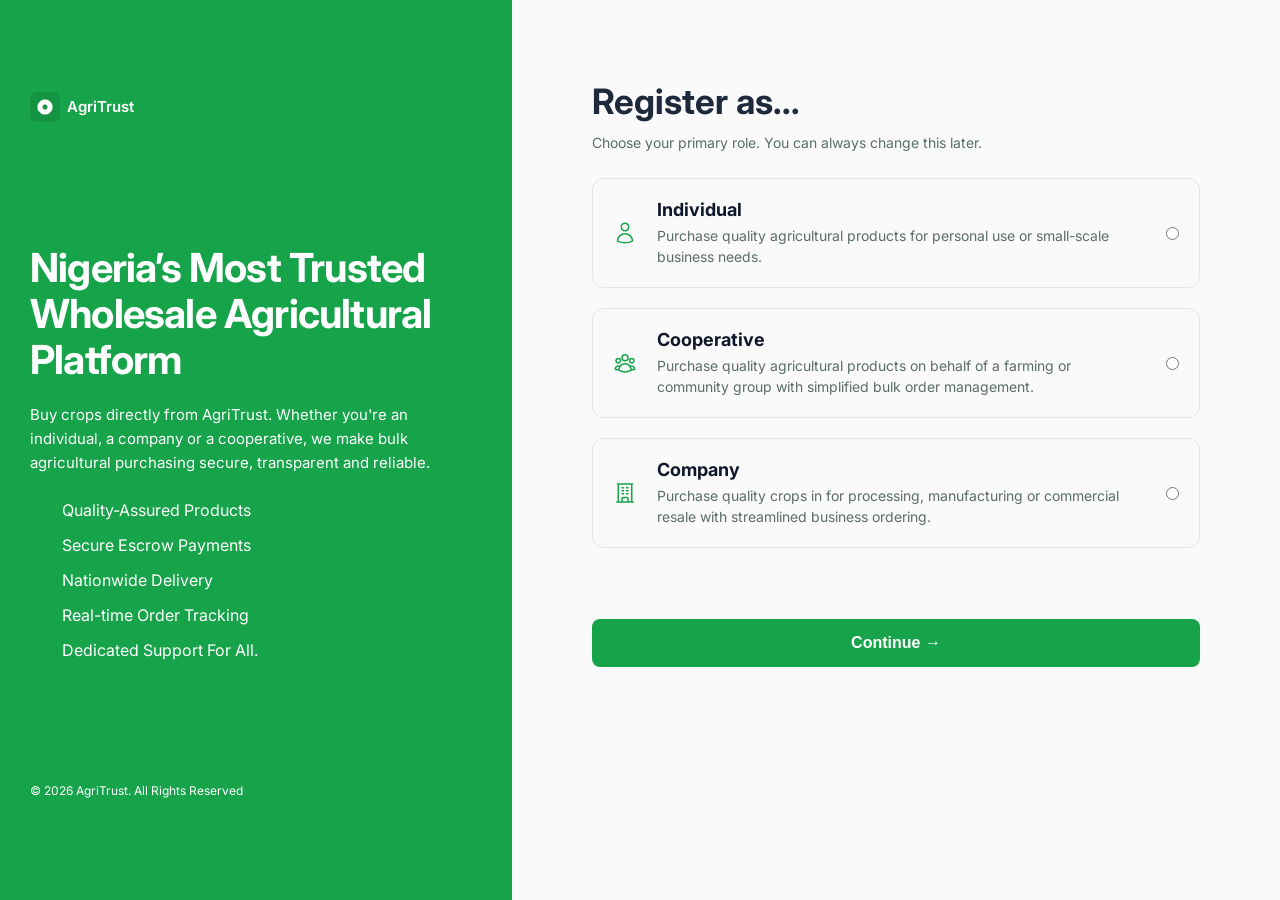
<file: account-type.html>
<!doctype html>
<html lang="en">
  <head>
    <meta charset="UTF-8" />
    <meta name="viewport" content="width=device-width, initial-scale=1.0" />
    <link rel="preconnect" href="https://fonts.googleapis.com" />
    <link rel="preconnect" href="https://fonts.gstatic.com" crossorigin />
    <link
      href="https://fonts.googleapis.com/css2?family=Inter:ital,opsz,wght@0,14..32,100..900;1,14..32,100..900&display=swap"
      rel="stylesheet"
    />

    <link rel="stylesheet" href="/CSS/shared.css" />
    <link rel="stylesheet" href="/CSS/auth.css" />

    <title>AgriTrust</title>
  </head>
  <body>
    <main class="signup-container">
      <!-- Left Panel -->

      <section class="left-side">
        <!-- logo -->

        <a href="/index.html" class="logo"
          ><img src="images/logo.png" alt="AgriTrust logo" />
          <span>AgriTrust</span></a
        >

        <div class="content">
          <!-- heading -->

          <h1>Nigeria’s Most Trusted Wholesale Agricultural Platform</h1>

          <!-- Description -->

          <p>
            Buy crops directly from AgriTrust. Whether you're an individual, a
            company or a cooperative, we make bulk agricultural purchasing
            secure, transparent and reliable.
          </p>

          <!-- Features -->

          <div class="features">
            <div class="feature">
              <svg
                xmlns="http://www.w3.org/2000/svg"
                fill="none"
                viewBox="0 0 24 24"
                stroke-width="1.5"
                stroke="currentColor"
                class="feature-icon icon"
              >
                <path
                  stroke-linecap="round"
                  stroke-linejoin="round"
                  d="M9 12.75 11.25 15 15 9.75M21 12c0 1.268-.63 2.39-1.593 3.068a3.745 3.745 0 0 1-1.043 3.296 3.745 3.745 0 0 1-3.296 1.043A3.745 3.745 0 0 1 12 21c-1.268 0-2.39-.63-3.068-1.593a3.746 3.746 0 0 1-3.296-1.043 3.745 3.745 0 0 1-1.043-3.296A3.745 3.745 0 0 1 3 12c0-1.268.63-2.39 1.593-3.068a3.745 3.745 0 0 1 1.043-3.296 3.746 3.746 0 0 1 3.296-1.043A3.746 3.746 0 0 1 12 3c1.268 0 2.39.63 3.068 1.593a3.746 3.746 0 0 1 3.296 1.043 3.746 3.746 0 0 1 1.043 3.296A3.745 3.745 0 0 1 21 12Z"
                />
              </svg>
              Quality-Assured Products
            </div>
            <div class="feature">
              <svg
                xmlns="http://www.w3.org/2000/svg"
                fill="none"
                viewBox="0 0 24 24"
                stroke-width="1.5"
                stroke="currentColor"
                class="feature-icon icon"
              >
                <path
                  stroke-linecap="round"
                  stroke-linejoin="round"
                  d="M9 12.75 11.25 15 15 9.75M21 12c0 1.268-.63 2.39-1.593 3.068a3.745 3.745 0 0 1-1.043 3.296 3.745 3.745 0 0 1-3.296 1.043A3.745 3.745 0 0 1 12 21c-1.268 0-2.39-.63-3.068-1.593a3.746 3.746 0 0 1-3.296-1.043 3.745 3.745 0 0 1-1.043-3.296A3.745 3.745 0 0 1 3 12c0-1.268.63-2.39 1.593-3.068a3.745 3.745 0 0 1 1.043-3.296 3.746 3.746 0 0 1 3.296-1.043A3.746 3.746 0 0 1 12 3c1.268 0 2.39.63 3.068 1.593a3.746 3.746 0 0 1 3.296 1.043 3.746 3.746 0 0 1 1.043 3.296A3.745 3.745 0 0 1 21 12Z"
                />
              </svg>
              Secure Escrow Payments
            </div>
            <div class="feature">
              <svg
                xmlns="http://www.w3.org/2000/svg"
                fill="none"
                viewBox="0 0 24 24"
                stroke-width="1.5"
                stroke="currentColor"
                class="feature-icon icon"
              >
                <path
                  stroke-linecap="round"
                  stroke-linejoin="round"
                  d="M9 12.75 11.25 15 15 9.75M21 12c0 1.268-.63 2.39-1.593 3.068a3.745 3.745 0 0 1-1.043 3.296 3.745 3.745 0 0 1-3.296 1.043A3.745 3.745 0 0 1 12 21c-1.268 0-2.39-.63-3.068-1.593a3.746 3.746 0 0 1-3.296-1.043 3.745 3.745 0 0 1-1.043-3.296A3.745 3.745 0 0 1 3 12c0-1.268.63-2.39 1.593-3.068a3.745 3.745 0 0 1 1.043-3.296 3.746 3.746 0 0 1 3.296-1.043A3.746 3.746 0 0 1 12 3c1.268 0 2.39.63 3.068 1.593a3.746 3.746 0 0 1 3.296 1.043 3.746 3.746 0 0 1 1.043 3.296A3.745 3.745 0 0 1 21 12Z"
                />
              </svg>
              Nationwide Delivery
            </div>
            <div class="feature">
              <svg
                xmlns="http://www.w3.org/2000/svg"
                fill="none"
                viewBox="0 0 24 24"
                stroke-width="1.5"
                stroke="currentColor"
                class="feature-icon icon"
              >
                <path
                  stroke-linecap="round"
                  stroke-linejoin="round"
                  d="M9 12.75 11.25 15 15 9.75M21 12c0 1.268-.63 2.39-1.593 3.068a3.745 3.745 0 0 1-1.043 3.296 3.745 3.745 0 0 1-3.296 1.043A3.745 3.745 0 0 1 12 21c-1.268 0-2.39-.63-3.068-1.593a3.746 3.746 0 0 1-3.296-1.043 3.745 3.745 0 0 1-1.043-3.296A3.745 3.745 0 0 1 3 12c0-1.268.63-2.39 1.593-3.068a3.745 3.745 0 0 1 1.043-3.296 3.746 3.746 0 0 1 3.296-1.043A3.746 3.746 0 0 1 12 3c1.268 0 2.39.63 3.068 1.593a3.746 3.746 0 0 1 3.296 1.043 3.746 3.746 0 0 1 1.043 3.296A3.745 3.745 0 0 1 21 12Z"
                />
              </svg>
              Real-time Order Tracking
            </div>
            <div class="feature">
              <svg
                xmlns="http://www.w3.org/2000/svg"
                fill="none"
                viewBox="0 0 24 24"
                stroke-width="1.5"
                stroke="currentColor"
                class="feature-icon icon"
              >
                <path
                  stroke-linecap="round"
                  stroke-linejoin="round"
                  d="M9 12.75 11.25 15 15 9.75M21 12c0 1.268-.63 2.39-1.593 3.068a3.745 3.745 0 0 1-1.043 3.296 3.745 3.745 0 0 1-3.296 1.043A3.745 3.745 0 0 1 12 21c-1.268 0-2.39-.63-3.068-1.593a3.746 3.746 0 0 1-3.296-1.043 3.745 3.745 0 0 1-1.043-3.296A3.745 3.745 0 0 1 3 12c0-1.268.63-2.39 1.593-3.068a3.745 3.745 0 0 1 1.043-3.296 3.746 3.746 0 0 1 3.296-1.043A3.746 3.746 0 0 1 12 3c1.268 0 2.39.63 3.068 1.593a3.746 3.746 0 0 1 3.296 1.043 3.746 3.746 0 0 1 1.043 3.296A3.745 3.745 0 0 1 21 12Z"
                />
              </svg>
              Dedicated Support For All.
            </div>
          </div>
        </div>

        <!-- footer text -->

        <div class="footer-text">
          &copy; 2026 AgriTrust. All Rights Reserved
        </div>
      </section>

      <!-- Right Panel -->

      <section class="right-side account-type-page">
        <div class="right-panel">
          <h1>Register as...</h1>

          <p class="subtitle">
            Choose your primary role. You can always change this later.
          </p>

          <div id="individual-card" class="account-type-card">
            <div class="account">
              <svg
                xmlns="http://www.w3.org/2000/svg"
                fill="none"
                viewBox="0 0 24 24"
                stroke-width="1.5"
                stroke="currentColor"
                class="account-type-icon"
              >
                <path
                  stroke-linecap="round"
                  stroke-linejoin="round"
                  d="M15.75 6a3.75 3.75 0 1 1-7.5 0 3.75 3.75 0 0 1 7.5 0ZM4.501 20.118a7.5 7.5 0 0 1 14.998 0A17.933 17.933 0 0 1 12 21.75c-2.676 0-5.216-.584-7.499-1.632Z"
                />
              </svg>
              <div>
                <h3>Individual</h3>
                <p>
                  Purchase quality agricultural products for personal use or
                  small-scale business needs.
                </p>
              </div>
              <input type="radio" name="role" value="individual" />
            </div>
          </div>

          <div id="cooperative-card" class="account-type-card">
            <div class="account">
              <svg
                xmlns="http://www.w3.org/2000/svg"
                fill="none"
                viewBox="0 0 24 24"
                stroke-width="1.5"
                stroke="currentColor"
                class="account-type-icon"
              >
                <path
                  stroke-linecap="round"
                  stroke-linejoin="round"
                  d="M18 18.72a9.094 9.094 0 0 0 3.741-.479 3 3 0 0 0-4.682-2.72m.94 3.198.001.031c0 .225-.012.447-.037.666A11.944 11.944 0 0 1 12 21c-2.17 0-4.207-.576-5.963-1.584A6.062 6.062 0 0 1 6 18.719m12 0a5.971 5.971 0 0 0-.941-3.197m0 0A5.995 5.995 0 0 0 12 12.75a5.995 5.995 0 0 0-5.058 2.772m0 0a3 3 0 0 0-4.681 2.72 8.986 8.986 0 0 0 3.74.477m.94-3.197a5.971 5.971 0 0 0-.94 3.197M15 6.75a3 3 0 1 1-6 0 3 3 0 0 1 6 0Zm6 3a2.25 2.25 0 1 1-4.5 0 2.25 2.25 0 0 1 4.5 0Zm-13.5 0a2.25 2.25 0 1 1-4.5 0 2.25 2.25 0 0 1 4.5 0Z"
                />
              </svg>

              <div>
                <h3>Cooperative</h3>
                <p>
                  Purchase quality agricultural products on behalf of a farming
                  or community group with simplified bulk order management.
                </p>
              </div>
              <input type="radio" name="role" value="cooperative" />
            </div>
          </div>

          <div id="company-card" class="account-type-card">
            <div class="account">
              <svg
                xmlns="http://www.w3.org/2000/svg"
                fill="none"
                viewBox="0 0 24 24"
                stroke-width="1.5"
                stroke="currentColor"
                class="account-type-icon"
              >
                <path
                  stroke-linecap="round"
                  stroke-linejoin="round"
                  d="M3.75 21h16.5M4.5 3h15M5.25 3v18m13.5-18v18M9 6.75h1.5m-1.5 3h1.5m-1.5 3h1.5m3-6H15m-1.5 3H15m-1.5 3H15M9 21v-3.375c0-.621.504-1.125 1.125-1.125h3.75c.621 0 1.125.504 1.125 1.125V21"
                />
              </svg>

              <div>
                <h3>Company</h3>
                <p>
                  Purchase quality crops in for processing, manufacturing or
                  commercial resale with streamlined business ordering.
                </p>
              </div>
              <input type="radio" name="role" value="company" />
            </div>
          </div>

          <p id="account-error" class="error-message"></p>

          <button
            type="submit"
            id="account-continue-btn"
            class="btn continue--btn"
          >
            Continue &rarr;
          </button>
        </div>
      </section>
    </main>
    <script src="/JS/auth.js"></script>
  </body>
</html>
</file>
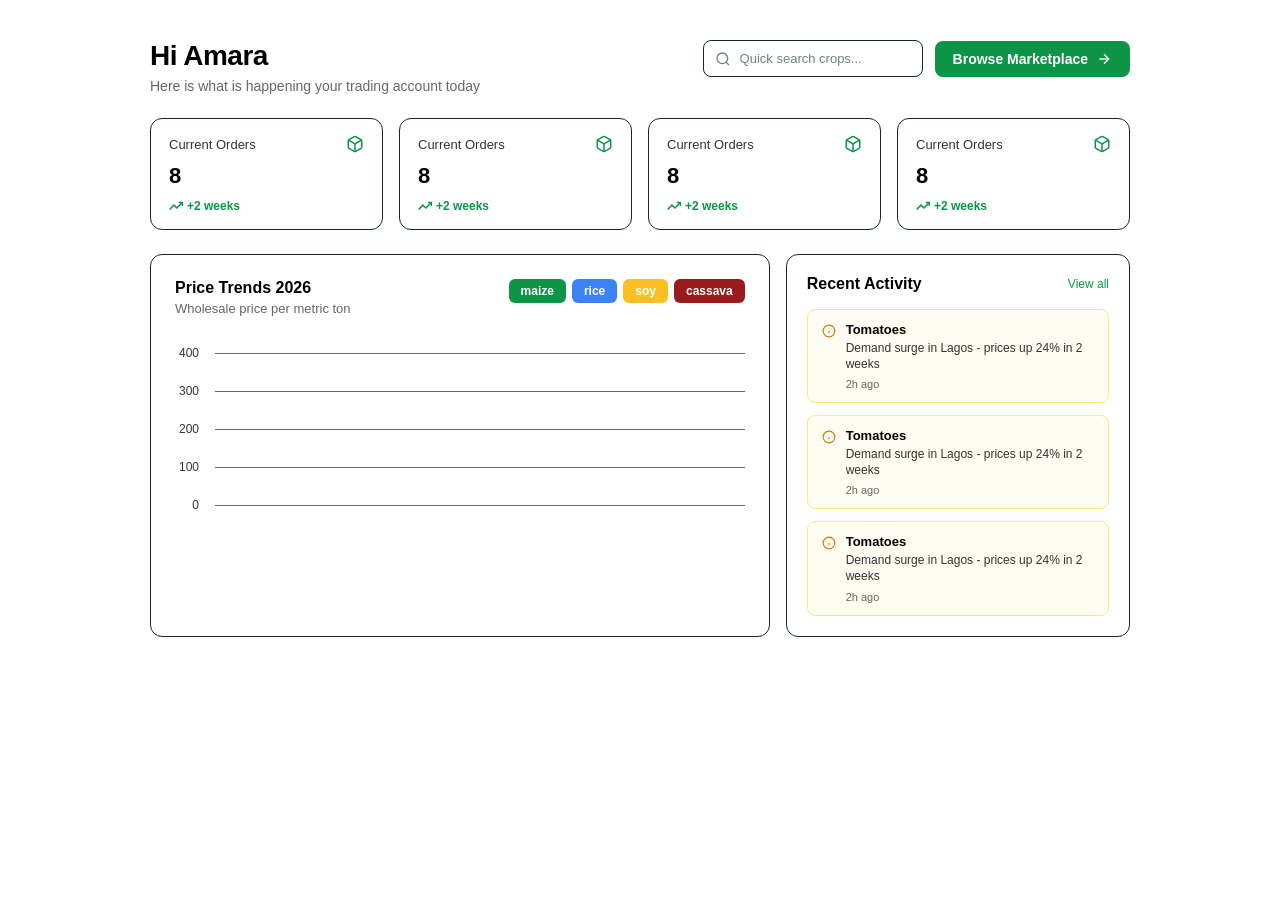
<file: analysis.html>
<!doctype html>
<html lang="en">
  <head>
    <meta charset="UTF-8" />
    <meta name="viewport" content="width=device-width, initial-scale=1.0" />
    <title>AgriTrust - Dashboard</title>
    <style>
      /* -------------------------------------------------------------------------- */
      /* 1. RESET & GLOBAL BASE STYLES                                              */
      /* -------------------------------------------------------------------------- */
      * {
        box-sizing: border-box;
        margin: 0;
        padding: 0;
        font-family:
          -apple-system, BlinkMacSystemFont, "Segoe UI", Roboto, Helvetica,
          Arial, sans-serif;
        -webkit-font-smoothing: antialiased;
      }

      body {
        background-color: #ffffff;
        color: #1a1a1a;
        display: flex;
        justify-content: center;
        align-items: flex-start;
        padding: 40px 20px;
        min-height: 100vh;
      }

      /* Main Container */
      .dashboard-container {
        width: 100%;
        max-width: 980px;
        display: flex;
        flex-direction: column;
        gap: 24px;
      }

      /* -------------------------------------------------------------------------- */
      /* 2. HEADER SECTION                                                          */
      /* -------------------------------------------------------------------------- */
      .dashboard-header {
        display: flex;
        justify-content: space-between;
        align-items: flex-start;
        gap: 16px;
      }

      .welcome-group h1 {
        font-size: 28px;
        font-weight: 700;
        color: #000000;
        letter-spacing: -0.5px;
        margin-bottom: 6px;
      }

      .welcome-group p {
        font-size: 14px;
        color: #666666;
        font-weight: 400;
      }

      .header-actions {
        display: flex;
        align-items: center;
        gap: 12px;
      }

      /* Search Bar */
      .search-box {
        position: relative;
        display: flex;
        align-items: center;
      }

      .search-box svg {
        position: absolute;
        left: 12px;
        width: 16px;
        height: 16px;
        color: #718379;
      }

      .search-input {
        padding: 10px 16px 10px 36px;
        border: 1px solid #122b1f;
        border-radius: 8px;
        font-size: 13px;
        color: #1a1a1a;
        outline: none;
        width: 220px;
        background-color: #ffffff;
      }

      .search-input::placeholder {
        color: #718379;
      }

      /* Primary Action Button */
      .btn-primary {
        display: inline-flex;
        align-items: center;
        gap: 8px;
        background-color: #0d9447;
        color: #ffffff;
        font-size: 14px;
        font-weight: 600;
        padding: 10px 18px;
        border: none;
        border-radius: 8px;
        cursor: pointer;
        transition: background-color 0.2s ease;
      }

      .btn-primary:hover {
        background-color: #0b7a3b;
      }

      /* -------------------------------------------------------------------------- */
      /* 3. METRICS CARDS GRID                                                      */
      /* -------------------------------------------------------------------------- */
      .metrics-grid {
        display: grid;
        grid-template-columns: repeat(4, 1fr);
        gap: 16px;
      }

      .metric-card {
        background-color: #ffffff;
        border: 1px solid #122b1f;
        border-radius: 12px;
        padding: 16px 18px;
        display: flex;
        flex-direction: column;
        gap: 12px;
      }

      .card-head {
        display: flex;
        justify-content: space-between;
        align-items: center;
      }

      .card-title {
        font-size: 13px;
        font-weight: 500;
        color: #333333;
      }

      .card-icon {
        width: 18px;
        height: 18px;
        color: #0d9447;
      }

      .card-value {
        font-size: 22px;
        font-weight: 700;
        color: #000000;
        line-height: 1;
      }

      .card-trend {
        display: flex;
        align-items: center;
        gap: 4px;
        font-size: 12px;
        font-weight: 600;
        color: #0d9447;
      }

      .card-trend svg {
        width: 14px;
        height: 14px;
      }

      /* -------------------------------------------------------------------------- */
      /* 4. CONTENT GRID (CHART & RECENT ACTIVITY)                                  */
      /* -------------------------------------------------------------------------- */
      .content-grid {
        display: grid;
        grid-template-columns: 1.8fr 1fr;
        gap: 16px;
      }

      /* Price Trends Section (Left Box) */
      .chart-card {
        background-color: #ffffff;
        border: 1px solid #122b1f;
        border-radius: 12px;
        padding: 24px;
        display: flex;
        flex-direction: column;
        gap: 20px;
      }

      .chart-header {
        display: flex;
        justify-content: space-between;
        align-items: flex-start;
      }

      .chart-title-group h2 {
        font-size: 16px;
        font-weight: 700;
        color: #000000;
        margin-bottom: 4px;
      }

      .chart-title-group p {
        font-size: 13px;
        color: #666666;
      }

      .commodity-pills {
        display: flex;
        gap: 6px;
      }

      .pill {
        font-size: 12px;
        font-weight: 600;
        color: #ffffff;
        padding: 5px 12px;
        border-radius: 6px;
      }

      .pill-maize {
        background-color: #0d9447;
      }
      .pill-rice {
        background-color: #3b82f6;
      }
      .pill-soy {
        background-color: #fbbf24;
      }
      .pill-cassava {
        background-color: #991b1b;
      }

      /* Custom Line Grid Chart Representation */
      .chart-canvas {
        display: flex;
        flex-direction: column;
        gap: 24px;
        padding-top: 10px;
      }

      .chart-row {
        display: flex;
        align-items: center;
        gap: 16px;
      }

      .y-label {
        font-size: 12px;
        color: #333333;
        width: 24px;
        text-align: right;
      }

      .chart-line {
        flex: 1;
        height: 1px;
        background-color: #666666;
      }

      /* Recent Activity Section (Right Box) */
      .activity-card {
        background-color: #ffffff;
        border: 1px solid #122b1f;
        border-radius: 12px;
        padding: 20px;
        display: flex;
        flex-direction: column;
        gap: 16px;
      }

      .activity-header {
        display: flex;
        justify-content: space-between;
        align-items: center;
      }

      .activity-header h2 {
        font-size: 16px;
        font-weight: 700;
        color: #000000;
      }

      .link-view-all {
        font-size: 12px;
        color: #0d9447;
        text-decoration: none;
        font-weight: 500;
      }

      .activity-list {
        display: flex;
        flex-direction: column;
        gap: 12px;
      }

      .activity-item {
        background-color: #fffcf2;
        border: 1px solid #fde68a;
        border-radius: 8px;
        padding: 12px 14px;
        display: flex;
        gap: 10px;
        align-items: flex-start;
      }

      .info-icon {
        width: 14px;
        height: 14px;
        color: #d97706;
        margin-top: 2px;
        flex-shrink: 0;
      }

      .item-content {
        display: flex;
        flex-direction: column;
        gap: 4px;
      }

      .item-title {
        font-size: 13px;
        font-weight: 700;
        color: #000000;
      }

      .item-desc {
        font-size: 12px;
        color: #333333;
        line-height: 1.3;
      }

      .item-time {
        font-size: 11px;
        color: #666666;
        margin-top: 2px;
      }

      /* -------------------------------------------------------------------------- */
      /* 5. RESPONSIVE MEDIA QUERIES                                                */
      /* -------------------------------------------------------------------------- */
      @media (max-width: 820px) {
        .metrics-grid {
          grid-template-columns: repeat(2, 1fr);
        }
        .content-grid {
          grid-template-columns: 1fr;
        }
      }

      @media (max-width: 520px) {
        .dashboard-header {
          flex-direction: column;
        }
        .header-actions {
          width: 100%;
        }
        .search-input {
          width: 100%;
        }
        .metrics-grid {
          grid-template-columns: 1fr;
        }
      }
    </style>
  </head>
  <body>
    <div class="dashboard-container">
      <header class="dashboard-header">
        <div class="welcome-group">
          <h1>Hi Amara</h1>
          <p>Here is what is happening your trading account today</p>
        </div>

        <div class="header-actions">
          <div class="search-box">
            <svg
              viewBox="0 0 24 24"
              fill="none"
              stroke="currentColor"
              stroke-width="2"
            >
              <circle cx="11" cy="11" r="8"></circle>
              <line x1="21" y1="21" x2="16.65" y2="16.65"></line>
            </svg>
            <input
              type="text"
              class="search-input"
              placeholder="Quick search crops..."
            />
          </div>

          <button class="btn-primary">
            Browse Marketplace
            <svg
              width="16"
              height="16"
              viewBox="0 0 24 24"
              fill="none"
              stroke="currentColor"
              stroke-width="2"
            >
              <line x1="5" y1="12" x2="19" y2="12"></line>
              <polyline points="12 5 19 12 12 19"></polyline>
            </svg>
          </button>
        </div>
      </header>

      <section class="metrics-grid">
        <div class="metric-card">
          <div class="card-head">
            <span class="card-title">Current Orders</span>
            <svg
              class="card-icon"
              viewBox="0 0 24 24"
              fill="none"
              stroke="currentColor"
              stroke-width="2"
            >
              <path
                d="M21 16V8a2 2 0 0 0-1-1.73l-7-4a2 2 0 0 0-2 0l-7 4A2 2 0 0 0 3 8v8a2 2 0 0 0 1 1.73l7 4a2 2 0 0 0 2 0l7-4A2 2 0 0 0 21 16z"
              ></path>
              <polyline points="3.27 6.96 12 12.01 20.73 6.96"></polyline>
              <line x1="12" y1="22.08" x2="12" y2="12"></line>
            </svg>
          </div>
          <div class="card-value">8</div>
          <div class="card-trend">
            <svg
              viewBox="0 0 24 24"
              fill="none"
              stroke="currentColor"
              stroke-width="2.5"
            >
              <polyline points="23 6 13.5 15.5 8.5 10.5 1 18"></polyline>
              <polyline points="17 6 23 6 23 12"></polyline>
            </svg>
            +2 weeks
          </div>
        </div>

        <div class="metric-card">
          <div class="card-head">
            <span class="card-title">Current Orders</span>
            <svg
              class="card-icon"
              viewBox="0 0 24 24"
              fill="none"
              stroke="currentColor"
              stroke-width="2"
            >
              <path
                d="M21 16V8a2 2 0 0 0-1-1.73l-7-4a2 2 0 0 0-2 0l-7 4A2 2 0 0 0 3 8v8a2 2 0 0 0 1 1.73l7 4a2 2 0 0 0 2 0l7-4A2 2 0 0 0 21 16z"
              ></path>
              <polyline points="3.27 6.96 12 12.01 20.73 6.96"></polyline>
              <line x1="12" y1="22.08" x2="12" y2="12"></line>
            </svg>
          </div>
          <div class="card-value">8</div>
          <div class="card-trend">
            <svg
              viewBox="0 0 24 24"
              fill="none"
              stroke="currentColor"
              stroke-width="2.5"
            >
              <polyline points="23 6 13.5 15.5 8.5 10.5 1 18"></polyline>
              <polyline points="17 6 23 6 23 12"></polyline>
            </svg>
            +2 weeks
          </div>
        </div>

        <div class="metric-card">
          <div class="card-head">
            <span class="card-title">Current Orders</span>
            <svg
              class="card-icon"
              viewBox="0 0 24 24"
              fill="none"
              stroke="currentColor"
              stroke-width="2"
            >
              <path
                d="M21 16V8a2 2 0 0 0-1-1.73l-7-4a2 2 0 0 0-2 0l-7 4A2 2 0 0 0 3 8v8a2 2 0 0 0 1 1.73l7 4a2 2 0 0 0 2 0l7-4A2 2 0 0 0 21 16z"
              ></path>
              <polyline points="3.27 6.96 12 12.01 20.73 6.96"></polyline>
              <line x1="12" y1="22.08" x2="12" y2="12"></line>
            </svg>
          </div>
          <div class="card-value">8</div>
          <div class="card-trend">
            <svg
              viewBox="0 0 24 24"
              fill="none"
              stroke="currentColor"
              stroke-width="2.5"
            >
              <polyline points="23 6 13.5 15.5 8.5 10.5 1 18"></polyline>
              <polyline points="17 6 23 6 23 12"></polyline>
            </svg>
            +2 weeks
          </div>
        </div>

        <div class="metric-card">
          <div class="card-head">
            <span class="card-title">Current Orders</span>
            <svg
              class="card-icon"
              viewBox="0 0 24 24"
              fill="none"
              stroke="currentColor"
              stroke-width="2"
            >
              <path
                d="M21 16V8a2 2 0 0 0-1-1.73l-7-4a2 2 0 0 0-2 0l-7 4A2 2 0 0 0 3 8v8a2 2 0 0 0 1 1.73l7 4a2 2 0 0 0 2 0l7-4A2 2 0 0 0 21 16z"
              ></path>
              <polyline points="3.27 6.96 12 12.01 20.73 6.96"></polyline>
              <line x1="12" y1="22.08" x2="12" y2="12"></line>
            </svg>
          </div>
          <div class="card-value">8</div>
          <div class="card-trend">
            <svg
              viewBox="0 0 24 24"
              fill="none"
              stroke="currentColor"
              stroke-width="2.5"
            >
              <polyline points="23 6 13.5 15.5 8.5 10.5 1 18"></polyline>
              <polyline points="17 6 23 6 23 12"></polyline>
            </svg>
            +2 weeks
          </div>
        </div>
      </section>

      <section class="content-grid">
        <div class="chart-card">
          <div class="chart-header">
            <div class="chart-title-group">
              <h2>Price Trends 2026</h2>
              <p>Wholesale price per metric ton</p>
            </div>
            <div class="commodity-pills">
              <span class="pill pill-maize">maize</span>
              <span class="pill pill-rice">rice</span>
              <span class="pill pill-soy">soy</span>
              <span class="pill pill-cassava">cassava</span>
            </div>
          </div>

          <div class="chart-canvas">
            <div class="chart-row">
              <span class="y-label">400</span>
              <div class="chart-line"></div>
            </div>
            <div class="chart-row">
              <span class="y-label">300</span>
              <div class="chart-line"></div>
            </div>
            <div class="chart-row">
              <span class="y-label">200</span>
              <div class="chart-line"></div>
            </div>
            <div class="chart-row">
              <span class="y-label">100</span>
              <div class="chart-line"></div>
            </div>
            <div class="chart-row">
              <span class="y-label">0</span>
              <div class="chart-line"></div>
            </div>
          </div>
        </div>

        <div class="activity-card">
          <div class="activity-header">
            <h2>Recent Activity</h2>
            <a href="#" class="link-view-all">View all</a>
          </div>

          <div class="activity-list">
            <div class="activity-item">
              <svg
                class="info-icon"
                viewBox="0 0 24 24"
                fill="none"
                stroke="currentColor"
                stroke-width="2"
              >
                <circle cx="12" cy="12" r="10"></circle>
                <line x1="12" y1="16" x2="12" y2="12"></line>
                <line x1="12" y1="8" x2="12.01" y2="8"></line>
              </svg>
              <div class="item-content">
                <span class="item-title">Tomatoes</span>
                <p class="item-desc">
                  Demand surge in Lagos - prices up 24% in 2 weeks
                </p>
                <span class="item-time">2h ago</span>
              </div>
            </div>

            <div class="activity-item">
              <svg
                class="info-icon"
                viewBox="0 0 24 24"
                fill="none"
                stroke="currentColor"
                stroke-width="2"
              >
                <circle cx="12" cy="12" r="10"></circle>
                <line x1="12" y1="16" x2="12" y2="12"></line>
                <line x1="12" y1="8" x2="12.01" y2="8"></line>
              </svg>
              <div class="item-content">
                <span class="item-title">Tomatoes</span>
                <p class="item-desc">
                  Demand surge in Lagos - prices up 24% in 2 weeks
                </p>
                <span class="item-time">2h ago</span>
              </div>
            </div>

            <div class="activity-item">
              <svg
                class="info-icon"
                viewBox="0 0 24 24"
                fill="none"
                stroke="currentColor"
                stroke-width="2"
              >
                <circle cx="12" cy="12" r="10"></circle>
                <line x1="12" y1="16" x2="12" y2="12"></line>
                <line x1="12" y1="8" x2="12.01" y2="8"></line>
              </svg>
              <div class="item-content">
                <span class="item-title">Tomatoes</span>
                <p class="item-desc">
                  Demand surge in Lagos - prices up 24% in 2 weeks
                </p>
                <span class="item-time">2h ago</span>
              </div>
            </div>
          </div>
        </div>
      </section>
    </div>
  </body>
</html>
</file>
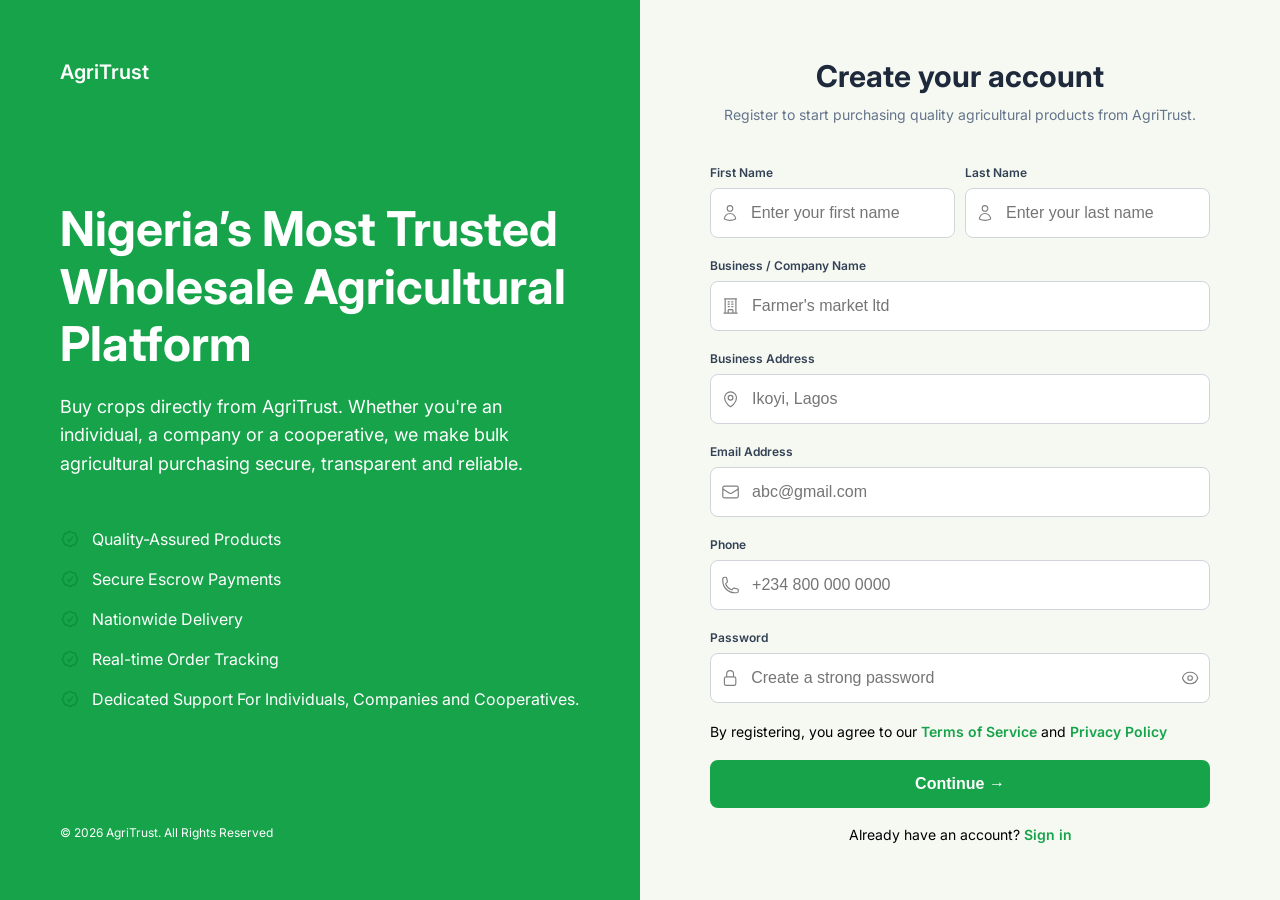
<file: company-form.html>
<!doctype html>
<html lang="en">
  <head>
    <meta charset="UTF-8" />
    <meta name="viewport" content="width=device-width, initial-scale=1.0" />
    <link rel="preconnect" href="https://fonts.googleapis.com" />
    <link rel="preconnect" href="https://fonts.gstatic.com" crossorigin />
    <link
      href="https://fonts.googleapis.com/css2?family=Inter:ital,opsz,wght@0,14..32,100..900;1,14..32,100..900&display=swap"
      rel="stylesheet"
    />

    <link rel="stylesheet" href="styles.css" />
    <title>AgriTrust</title>
  </head>
  <body>
    <main class="signup-container">
      <section class="left-side">
        <!-- logo -->
        <div class="logo">AgriTrust</div>

        <div class="content">
          <!-- heading -->

          <h1>Nigeria’s Most Trusted Wholesale Agricultural Platform</h1>

          <!-- Description -->

          <p>
            Buy crops directly from AgriTrust. Whether you're an individual, a
            company or a cooperative, we make bulk agricultural purchasing
            secure, transparent and reliable.
          </p>

          <!-- Features -->

          <!-- 17,000+ agricultural businesses on AgriTrust -->

          <div class="features">
            <div class="feature">
              <svg
                xmlns="http://www.w3.org/2000/svg"
                fill="none"
                viewBox="0 0 24 24"
                stroke-width="1.5"
                stroke="currentColor"
                class="feature-icon"
              >
                <path
                  stroke-linecap="round"
                  stroke-linejoin="round"
                  d="M9 12.75 11.25 15 15 9.75M21 12c0 1.268-.63 2.39-1.593 3.068a3.745 3.745 0 0 1-1.043 3.296 3.745 3.745 0 0 1-3.296 1.043A3.745 3.745 0 0 1 12 21c-1.268 0-2.39-.63-3.068-1.593a3.746 3.746 0 0 1-3.296-1.043 3.745 3.745 0 0 1-1.043-3.296A3.745 3.745 0 0 1 3 12c0-1.268.63-2.39 1.593-3.068a3.745 3.745 0 0 1 1.043-3.296 3.746 3.746 0 0 1 3.296-1.043A3.746 3.746 0 0 1 12 3c1.268 0 2.39.63 3.068 1.593a3.746 3.746 0 0 1 3.296 1.043 3.746 3.746 0 0 1 1.043 3.296A3.745 3.745 0 0 1 21 12Z"
                />
              </svg>
              Quality-Assured Products
            </div>
            <div class="feature">
              <svg
                xmlns="http://www.w3.org/2000/svg"
                fill="none"
                viewBox="0 0 24 24"
                stroke-width="1.5"
                stroke="currentColor"
                class="feature-icon"
              >
                <path
                  stroke-linecap="round"
                  stroke-linejoin="round"
                  d="M9 12.75 11.25 15 15 9.75M21 12c0 1.268-.63 2.39-1.593 3.068a3.745 3.745 0 0 1-1.043 3.296 3.745 3.745 0 0 1-3.296 1.043A3.745 3.745 0 0 1 12 21c-1.268 0-2.39-.63-3.068-1.593a3.746 3.746 0 0 1-3.296-1.043 3.745 3.745 0 0 1-1.043-3.296A3.745 3.745 0 0 1 3 12c0-1.268.63-2.39 1.593-3.068a3.745 3.745 0 0 1 1.043-3.296 3.746 3.746 0 0 1 3.296-1.043A3.746 3.746 0 0 1 12 3c1.268 0 2.39.63 3.068 1.593a3.746 3.746 0 0 1 3.296 1.043 3.746 3.746 0 0 1 1.043 3.296A3.745 3.745 0 0 1 21 12Z"
                />
              </svg>
              Secure Escrow Payments
            </div>
            <div class="feature">
              <svg
                xmlns="http://www.w3.org/2000/svg"
                fill="none"
                viewBox="0 0 24 24"
                stroke-width="1.5"
                stroke="currentColor"
                class="feature-icon"
              >
                <path
                  stroke-linecap="round"
                  stroke-linejoin="round"
                  d="M9 12.75 11.25 15 15 9.75M21 12c0 1.268-.63 2.39-1.593 3.068a3.745 3.745 0 0 1-1.043 3.296 3.745 3.745 0 0 1-3.296 1.043A3.745 3.745 0 0 1 12 21c-1.268 0-2.39-.63-3.068-1.593a3.746 3.746 0 0 1-3.296-1.043 3.745 3.745 0 0 1-1.043-3.296A3.745 3.745 0 0 1 3 12c0-1.268.63-2.39 1.593-3.068a3.745 3.745 0 0 1 1.043-3.296 3.746 3.746 0 0 1 3.296-1.043A3.746 3.746 0 0 1 12 3c1.268 0 2.39.63 3.068 1.593a3.746 3.746 0 0 1 3.296 1.043 3.746 3.746 0 0 1 1.043 3.296A3.745 3.745 0 0 1 21 12Z"
                />
              </svg>
              Nationwide Delivery
            </div>
            <div class="feature">
              <svg
                xmlns="http://www.w3.org/2000/svg"
                fill="none"
                viewBox="0 0 24 24"
                stroke-width="1.5"
                stroke="currentColor"
                class="feature-icon"
              >
                <path
                  stroke-linecap="round"
                  stroke-linejoin="round"
                  d="M9 12.75 11.25 15 15 9.75M21 12c0 1.268-.63 2.39-1.593 3.068a3.745 3.745 0 0 1-1.043 3.296 3.745 3.745 0 0 1-3.296 1.043A3.745 3.745 0 0 1 12 21c-1.268 0-2.39-.63-3.068-1.593a3.746 3.746 0 0 1-3.296-1.043 3.745 3.745 0 0 1-1.043-3.296A3.745 3.745 0 0 1 3 12c0-1.268.63-2.39 1.593-3.068a3.745 3.745 0 0 1 1.043-3.296 3.746 3.746 0 0 1 3.296-1.043A3.746 3.746 0 0 1 12 3c1.268 0 2.39.63 3.068 1.593a3.746 3.746 0 0 1 3.296 1.043 3.746 3.746 0 0 1 1.043 3.296A3.745 3.745 0 0 1 21 12Z"
                />
              </svg>
              Real-time Order Tracking
            </div>
            <div class="feature">
              <svg
                xmlns="http://www.w3.org/2000/svg"
                fill="none"
                viewBox="0 0 24 24"
                stroke-width="1.5"
                stroke="currentColor"
                class="feature-icon"
              >
                <path
                  stroke-linecap="round"
                  stroke-linejoin="round"
                  d="M9 12.75 11.25 15 15 9.75M21 12c0 1.268-.63 2.39-1.593 3.068a3.745 3.745 0 0 1-1.043 3.296 3.745 3.745 0 0 1-3.296 1.043A3.745 3.745 0 0 1 12 21c-1.268 0-2.39-.63-3.068-1.593a3.746 3.746 0 0 1-3.296-1.043 3.745 3.745 0 0 1-1.043-3.296A3.745 3.745 0 0 1 3 12c0-1.268.63-2.39 1.593-3.068a3.745 3.745 0 0 1 1.043-3.296 3.746 3.746 0 0 1 3.296-1.043A3.746 3.746 0 0 1 12 3c1.268 0 2.39.63 3.068 1.593a3.746 3.746 0 0 1 3.296 1.043 3.746 3.746 0 0 1 1.043 3.296A3.745 3.745 0 0 1 21 12Z"
                />
              </svg>
              Dedicated Support For Individuals, Companies and Cooperatives.
            </div>
          </div>
        </div>

        <!-- footer text -->

        <div class="footer-text">
          &copy; 2026 AgriTrust. All Rights Reserved
        </div>
      </section>

      <!-- Right Panel -->

      <section class="right-side">
        <!-- title -->
        <h1>Create your account</h1>

        <!-- subtitle -->
        <p class="subtitle">
          Register to start purchasing quality agricultural products from
          AgriTrust.
        </p>
        <!-- for cooperate and company -->

        <!-- form -->
        <form id="signup-form">
          <div class="name-row">
            <div class="form-group">
              <label>First Name</label>

              <div class="input-box">
                <svg
                  xmlns="http://www.w3.org/2000/svg"
                  fill="none"
                  viewBox="0 0 24 24"
                  stroke-width="1.5"
                  stroke="currentColor"
                  class="icon"
                >
                  <path
                    stroke-linecap="round"
                    stroke-linejoin="round"
                    d="M15.75 6a3.75 3.75 0 1 1-7.5 0 3.75 3.75 0 0 1 7.5 0ZM4.501 20.118a7.5 7.5 0 0 1 14.998 0A17.933 17.933 0 0 1 12 21.75c-2.676 0-5.216-.584-7.499-1.632Z"
                  />
                </svg>

                <input type="text" placeholder="Enter your first name" />
              </div>
            </div>

            <div class="form-group">
              <label>Last Name</label>

              <div class="input-box">
                <svg
                  xmlns="http://www.w3.org/2000/svg"
                  fill="none"
                  viewBox="0 0 24 24"
                  stroke-width="1.5"
                  stroke="currentColor"
                  class="icon"
                >
                  <path
                    stroke-linecap="round"
                    stroke-linejoin="round"
                    d="M15.75 6a3.75 3.75 0 1 1-7.5 0 3.75 3.75 0 0 1 7.5 0ZM4.501 20.118a7.5 7.5 0 0 1 14.998 0A17.933 17.933 0 0 1 12 21.75c-2.676 0-5.216-.584-7.499-1.632Z"
                  />
                </svg>
                <input type="text" placeholder="Enter your last name" />
              </div>
            </div>
          </div>

          <div class="form-group">
            <label>Business / Company Name</label>

            <div class="input-box">
              <svg
                xmlns="http://www.w3.org/2000/svg"
                fill="none"
                viewBox="0 0 24 24"
                stroke-width="1.5"
                stroke="currentColor"
                class="icon"
              >
                <path
                  stroke-linecap="round"
                  stroke-linejoin="round"
                  d="M3.75 21h16.5M4.5 3h15M5.25 3v18m13.5-18v18M9 6.75h1.5m-1.5 3h1.5m-1.5 3h1.5m3-6H15m-1.5 3H15m-1.5 3H15M9 21v-3.375c0-.621.504-1.125 1.125-1.125h3.75c.621 0 1.125.504 1.125 1.125V21"
                />
              </svg>
              <input type="text" placeholder="Farmer's market ltd" />
            </div>
          </div>

          <div class="form-group">
            <label>Business Address</label>

            <div class="input-box">
              <svg
                xmlns="http://www.w3.org/2000/svg"
                fill="none"
                viewBox="0 0 24 24"
                stroke-width="1.5"
                stroke="currentColor"
                class="icon"
              >
                <path
                  stroke-linecap="round"
                  stroke-linejoin="round"
                  d="M15 10.5a3 3 0 1 1-6 0 3 3 0 0 1 6 0Z"
                />
                <path
                  stroke-linecap="round"
                  stroke-linejoin="round"
                  d="M19.5 10.5c0 7.142-7.5 11.25-7.5 11.25S4.5 17.642 4.5 10.5a7.5 7.5 0 1 1 15 0Z"
                />
              </svg>
              <input type="text" placeholder="Ikoyi, Lagos" />
            </div>
          </div>

          <div class="form-group">
            <label>Email Address</label>

            <div class="input-box">
              <svg
                xmlns="http://www.w3.org/2000/svg"
                fill="none"
                viewBox="0 0 24 24"
                stroke-width="1.5"
                stroke="currentColor"
                class="icon"
              >
                <path
                  stroke-linecap="round"
                  stroke-linejoin="round"
                  d="M21.75 6.75v10.5a2.25 2.25 0 0 1-2.25 2.25h-15a2.25 2.25 0 0 1-2.25-2.25V6.75m19.5 0A2.25 2.25 0 0 0 19.5 4.5h-15a2.25 2.25 0 0 0-2.25 2.25m19.5 0v.243a2.25 2.25 0 0 1-1.07 1.916l-7.5 4.615a2.25 2.25 0 0 1-2.36 0L3.32 8.91a2.25 2.25 0 0 1-1.07-1.916V6.75"
                />
              </svg>
              <input type="email" placeholder="abc@gmail.com" />
            </div>
          </div>

          <div class="form-group">
            <label>Phone</label>

            <div class="input-box">
              <svg
                xmlns="http://www.w3.org/2000/svg"
                fill="none"
                viewBox="0 0 24 24"
                stroke-width="1.5"
                stroke="currentColor"
                class="icon"
              >
                <path
                  stroke-linecap="round"
                  stroke-linejoin="round"
                  d="M2.25 6.75c0 8.284 6.716 15 15 15h2.25a2.25 2.25 0 0 0 2.25-2.25v-1.372c0-.516-.351-.966-.852-1.091l-4.423-1.106c-.44-.11-.902.055-1.173.417l-.97 1.293c-.282.376-.769.542-1.21.38a12.035 12.035 0 0 1-7.143-7.143c-.162-.441.004-.928.38-1.21l1.293-.97c.363-.271.527-.734.417-1.173L6.963 3.102a1.125 1.125 0 0 0-1.091-.852H4.5A2.25 2.25 0 0 0 2.25 4.5v2.25Z"
                />
              </svg>
              <input type="tel" placeholder="+234 800 000 0000" />
            </div>
          </div>

          <div class="form-group">
            <label>Password</label>

            <div class="input-box">
              <svg
                xmlns="http://www.w3.org/2000/svg"
                fill="none"
                viewBox="0 0 24 24"
                stroke-width="1.5"
                stroke="currentColor"
                class="icon"
              >
                <path
                  stroke-linecap="round"
                  stroke-linejoin="round"
                  d="M16.5 10.5V6.75a4.5 4.5 0 1 0-9 0v3.75m-.75 11.25h10.5a2.25 2.25 0 0 0 2.25-2.25v-6.75a2.25 2.25 0 0 0-2.25-2.25H6.75a2.25 2.25 0 0 0-2.25 2.25v6.75a2.25 2.25 0 0 0 2.25 2.25Z"
                />
              </svg>
              <input type="password" placeholder="Create a strong password" />
              <svg
                xmlns="http://www.w3.org/2000/svg"
                fill="none"
                viewBox="0 0 24 24"
                stroke-width="1.5"
                stroke="currentColor"
                class="icon"
              >
                <path
                  stroke-linecap="round"
                  stroke-linejoin="round"
                  d="M2.036 12.322a1.012 1.012 0 0 1 0-.639C3.423 7.51 7.36 4.5 12 4.5c4.638 0 8.573 3.007 9.963 7.178.07.207.07.431 0 .639C20.577 16.49 16.64 19.5 12 19.5c-4.638 0-8.573-3.007-9.963-7.178Z"
                />
                <path
                  stroke-linecap="round"
                  stroke-linejoin="round"
                  d="M15 12a3 3 0 1 1-6 0 3 3 0 0 1 6 0Z"
                />
              </svg>
            </div>
          </div>

          <p class="terms">
            By registering, you agree to our
            <a href="#"> Terms of Service</a> and
            <a href="#"> Privacy Policy</a>
          </p>

          <button class="btn btn-signup">Continue &rarr;</button>
        </form>

        <p class="signin">
          Already have an account?
          <a href="#">Sign in</a>
        </p>
      </section>
    </main>
  </body>
</html>
</file>
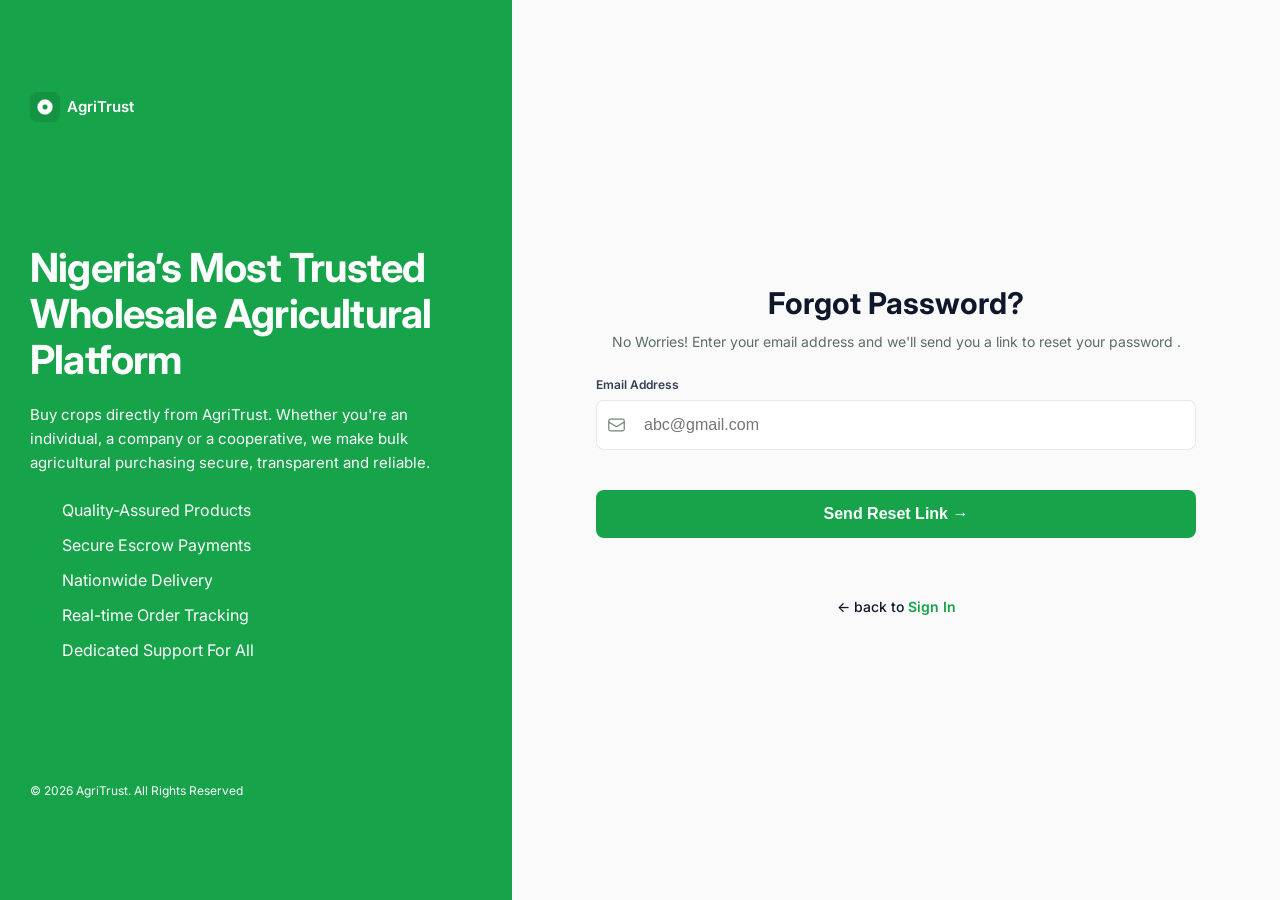
<file: forgot-password.html>
<!doctype html>
<html lang="en">
  <head>
    <meta charset="UTF-8" />
    <meta name="viewport" content="width=device-width, initial-scale=1.0" />
    <link rel="preconnect" href="https://fonts.googleapis.com" />
    <link rel="preconnect" href="https://fonts.gstatic.com" crossorigin />
    <link
      href="https://fonts.googleapis.com/css2?family=Inter:ital,opsz,wght@0,14..32,100..900;1,14..32,100..900&display=swap"
      rel="stylesheet"
    />

    <link rel="stylesheet" href="/CSS/shared.css" />
    <link rel="stylesheet" href="/CSS/auth.css" />

    <title>AgriTrust</title>
  </head>
  <body>
    <main class="signup-container">
      <section class="left-side">
        <!-- logo -->
        <a href="/index.html" class="logo"
          ><img src="images/logo.png" alt="AgriTrust logo" />
          <span>AgriTrust</span></a
        >
        <div class="content">
          <!-- heading -->

          <h1>Nigeria’s Most Trusted Wholesale Agricultural Platform</h1>

          <!-- Description -->

          <p>
            Buy crops directly from AgriTrust. Whether you're an individual, a
            company or a cooperative, we make bulk agricultural purchasing
            secure, transparent and reliable.
          </p>

          <!--  Features  -->

          <div class="features">
            <div class="feature">
              <svg
                xmlns="http://www.w3.org/2000/svg"
                fill="none"
                viewBox="0 0 24 24"
                stroke-width="1.5"
                stroke="currentColor"
                class="feature-icon icon"
              >
                <path
                  stroke-linecap="round"
                  stroke-linejoin="round"
                  d="M9 12.75 11.25 15 15 9.75M21 12c0 1.268-.63 2.39-1.593 3.068a3.745 3.745 0 0 1-1.043 3.296 3.745 3.745 0 0 1-3.296 1.043A3.745 3.745 0 0 1 12 21c-1.268 0-2.39-.63-3.068-1.593a3.746 3.746 0 0 1-3.296-1.043 3.745 3.745 0 0 1-1.043-3.296A3.745 3.745 0 0 1 3 12c0-1.268.63-2.39 1.593-3.068a3.745 3.745 0 0 1 1.043-3.296 3.746 3.746 0 0 1 3.296-1.043A3.746 3.746 0 0 1 12 3c1.268 0 2.39.63 3.068 1.593a3.746 3.746 0 0 1 3.296 1.043 3.746 3.746 0 0 1 1.043 3.296A3.745 3.745 0 0 1 21 12Z"
                />
              </svg>
              Quality-Assured Products
            </div>
            <div class="feature">
              <svg
                xmlns="http://www.w3.org/2000/svg"
                fill="none"
                viewBox="0 0 24 24"
                stroke-width="1.5"
                stroke="currentColor"
                class="feature-icon icon"
              >
                <path
                  stroke-linecap="round"
                  stroke-linejoin="round"
                  d="M9 12.75 11.25 15 15 9.75M21 12c0 1.268-.63 2.39-1.593 3.068a3.745 3.745 0 0 1-1.043 3.296 3.745 3.745 0 0 1-3.296 1.043A3.745 3.745 0 0 1 12 21c-1.268 0-2.39-.63-3.068-1.593a3.746 3.746 0 0 1-3.296-1.043 3.745 3.745 0 0 1-1.043-3.296A3.745 3.745 0 0 1 3 12c0-1.268.63-2.39 1.593-3.068a3.745 3.745 0 0 1 1.043-3.296 3.746 3.746 0 0 1 3.296-1.043A3.746 3.746 0 0 1 12 3c1.268 0 2.39.63 3.068 1.593a3.746 3.746 0 0 1 3.296 1.043 3.746 3.746 0 0 1 1.043 3.296A3.745 3.745 0 0 1 21 12Z"
                />
              </svg>
              Secure Escrow Payments
            </div>
            <div class="feature">
              <svg
                xmlns="http://www.w3.org/2000/svg"
                fill="none"
                viewBox="0 0 24 24"
                stroke-width="1.5"
                stroke="currentColor"
                class="feature-icon icon"
              >
                <path
                  stroke-linecap="round"
                  stroke-linejoin="round"
                  d="M9 12.75 11.25 15 15 9.75M21 12c0 1.268-.63 2.39-1.593 3.068a3.745 3.745 0 0 1-1.043 3.296 3.745 3.745 0 0 1-3.296 1.043A3.745 3.745 0 0 1 12 21c-1.268 0-2.39-.63-3.068-1.593a3.746 3.746 0 0 1-3.296-1.043 3.745 3.745 0 0 1-1.043-3.296A3.745 3.745 0 0 1 3 12c0-1.268.63-2.39 1.593-3.068a3.745 3.745 0 0 1 1.043-3.296 3.746 3.746 0 0 1 3.296-1.043A3.746 3.746 0 0 1 12 3c1.268 0 2.39.63 3.068 1.593a3.746 3.746 0 0 1 3.296 1.043 3.746 3.746 0 0 1 1.043 3.296A3.745 3.745 0 0 1 21 12Z"
                />
              </svg>
              Nationwide Delivery
            </div>
            <div class="feature">
              <svg
                xmlns="http://www.w3.org/2000/svg"
                fill="none"
                viewBox="0 0 24 24"
                stroke-width="1.5"
                stroke="currentColor"
                class="feature-icon icon"
              >
                <path
                  stroke-linecap="round"
                  stroke-linejoin="round"
                  d="M9 12.75 11.25 15 15 9.75M21 12c0 1.268-.63 2.39-1.593 3.068a3.745 3.745 0 0 1-1.043 3.296 3.745 3.745 0 0 1-3.296 1.043A3.745 3.745 0 0 1 12 21c-1.268 0-2.39-.63-3.068-1.593a3.746 3.746 0 0 1-3.296-1.043 3.745 3.745 0 0 1-1.043-3.296A3.745 3.745 0 0 1 3 12c0-1.268.63-2.39 1.593-3.068a3.745 3.745 0 0 1 1.043-3.296 3.746 3.746 0 0 1 3.296-1.043A3.746 3.746 0 0 1 12 3c1.268 0 2.39.63 3.068 1.593a3.746 3.746 0 0 1 3.296 1.043 3.746 3.746 0 0 1 1.043 3.296A3.745 3.745 0 0 1 21 12Z"
                />
              </svg>
              Real-time Order Tracking
            </div>
            <div class="feature">
              <svg
                xmlns="http://www.w3.org/2000/svg"
                fill="none"
                viewBox="0 0 24 24"
                stroke-width="1.5"
                stroke="currentColor"
                class="feature-icon icon"
              >
                <path
                  stroke-linecap="round"
                  stroke-linejoin="round"
                  d="M9 12.75 11.25 15 15 9.75M21 12c0 1.268-.63 2.39-1.593 3.068a3.745 3.745 0 0 1-1.043 3.296 3.745 3.745 0 0 1-3.296 1.043A3.745 3.745 0 0 1 12 21c-1.268 0-2.39-.63-3.068-1.593a3.746 3.746 0 0 1-3.296-1.043 3.745 3.745 0 0 1-1.043-3.296A3.745 3.745 0 0 1 3 12c0-1.268.63-2.39 1.593-3.068a3.745 3.745 0 0 1 1.043-3.296 3.746 3.746 0 0 1 3.296-1.043A3.746 3.746 0 0 1 12 3c1.268 0 2.39.63 3.068 1.593a3.746 3.746 0 0 1 3.296 1.043 3.746 3.746 0 0 1 1.043 3.296A3.745 3.745 0 0 1 21 12Z"
                />
              </svg>
              Dedicated Support For All
            </div>
          </div>
        </div>

        <!--  footer text -->

        <div class="footer-text">
          &copy; 2026 AgriTrust. All Rights Reserved
        </div>
      </section>

      <!-- ++++++++++++++++++++++ Right Panel +++++++++++++++++ -->

      <section class="right-side forgot-password-page">
        <!-- title -->
        <h1>Forgot Password?</h1>

        <p class="subtitle">
          No Worries! Enter your email address and we'll send you a link to
          reset your password .
        </p>

        <form id="forgot-password-form" class="form">
          <div class="form-group">
            <label for="email">Email Address</label>

            <div class="input-box">
              <svg
                xmlns="http://www.w3.org/2000/svg"
                fill="none"
                viewBox="0 0 24 24"
                stroke-width="1.5"
                stroke="currentColor"
                class="input-icon icon"
              >
                <path
                  stroke-linecap="round"
                  stroke-linejoin="round"
                  d="M21.75 6.75v10.5a2.25 2.25 0 0 1-2.25 2.25h-15a2.25 2.25 0 0 1-2.25-2.25V6.75m19.5 0A2.25 2.25 0 0 0 19.5 4.5h-15a2.25 2.25 0 0 0-2.25 2.25m19.5 0v.243a2.25 2.25 0 0 1-1.07 1.916l-7.5 4.615a2.25 2.25 0 0 1-2.36 0L3.32 8.91a2.25 2.25 0 0 1-1.07-1.916V6.75"
                />
              </svg>
              <input
                id="email"
                name="email"
                type="email"
                placeholder="abc@gmail.com"
                autocomplete="email"
                required
              />
            </div>
          </div>

          <button type="submit" class="btn password--btn">
            Send Reset Link &rarr;
          </button>

          <p id="reset-message" class="success-message"></p>
        </form>

        <p class="back-signin">
          &larr; back to <a href="/sign-in.html">Sign In</a>
        </p>
      </section>
    </main>
    <script src="/JS/auth.js"></script>
  </body>
</html>
</file>
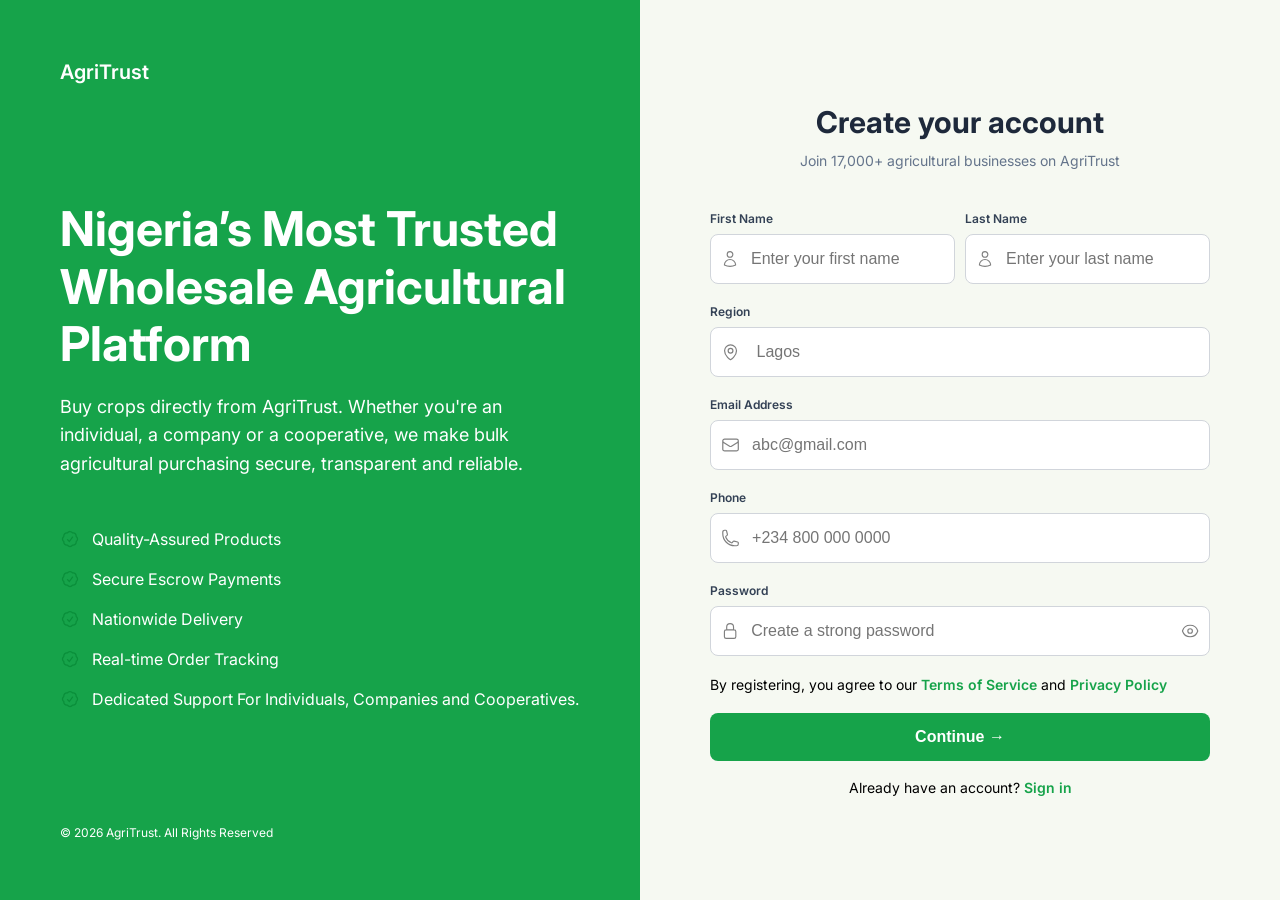
<file: individual-form.html>
<!doctype html>
<html lang="en">
  <head>
    <meta charset="UTF-8" />
    <meta name="viewport" content="width=device-width, initial-scale=1.0" />
    <link rel="preconnect" href="https://fonts.googleapis.com" />
    <link rel="preconnect" href="https://fonts.gstatic.com" crossorigin />
    <link
      href="https://fonts.googleapis.com/css2?family=Inter:ital,opsz,wght@0,14..32,100..900;1,14..32,100..900&display=swap"
      rel="stylesheet"
    />

    <link rel="stylesheet" href="styles.css" />
    <title>AgriTrust</title>
  </head>
  <body>
    <main class="signup-container">
      <section class="left-side">
        <!-- logo -->
        <div class="logo">AgriTrust</div>

        <div class="content">
          <!-- heading -->

          <h1>Nigeria’s Most Trusted Wholesale Agricultural Platform</h1>

          <!-- Description -->

          <p>
            Buy crops directly from AgriTrust. Whether you're an individual, a
            company or a cooperative, we make bulk agricultural purchasing
            secure, transparent and reliable.
          </p>

          <!-- Features -->

          <div class="features">
            <div class="feature">
              <svg
                xmlns="http://www.w3.org/2000/svg"
                fill="none"
                viewBox="0 0 24 24"
                stroke-width="1.5"
                stroke="currentColor"
                class="feature-icon"
              >
                <path
                  stroke-linecap="round"
                  stroke-linejoin="round"
                  d="M9 12.75 11.25 15 15 9.75M21 12c0 1.268-.63 2.39-1.593 3.068a3.745 3.745 0 0 1-1.043 3.296 3.745 3.745 0 0 1-3.296 1.043A3.745 3.745 0 0 1 12 21c-1.268 0-2.39-.63-3.068-1.593a3.746 3.746 0 0 1-3.296-1.043 3.745 3.745 0 0 1-1.043-3.296A3.745 3.745 0 0 1 3 12c0-1.268.63-2.39 1.593-3.068a3.745 3.745 0 0 1 1.043-3.296 3.746 3.746 0 0 1 3.296-1.043A3.746 3.746 0 0 1 12 3c1.268 0 2.39.63 3.068 1.593a3.746 3.746 0 0 1 3.296 1.043 3.746 3.746 0 0 1 1.043 3.296A3.745 3.745 0 0 1 21 12Z"
                />
              </svg>
              Quality-Assured Products
            </div>
            <div class="feature">
              <svg
                xmlns="http://www.w3.org/2000/svg"
                fill="none"
                viewBox="0 0 24 24"
                stroke-width="1.5"
                stroke="currentColor"
                class="feature-icon"
              >
                <path
                  stroke-linecap="round"
                  stroke-linejoin="round"
                  d="M9 12.75 11.25 15 15 9.75M21 12c0 1.268-.63 2.39-1.593 3.068a3.745 3.745 0 0 1-1.043 3.296 3.745 3.745 0 0 1-3.296 1.043A3.745 3.745 0 0 1 12 21c-1.268 0-2.39-.63-3.068-1.593a3.746 3.746 0 0 1-3.296-1.043 3.745 3.745 0 0 1-1.043-3.296A3.745 3.745 0 0 1 3 12c0-1.268.63-2.39 1.593-3.068a3.745 3.745 0 0 1 1.043-3.296 3.746 3.746 0 0 1 3.296-1.043A3.746 3.746 0 0 1 12 3c1.268 0 2.39.63 3.068 1.593a3.746 3.746 0 0 1 3.296 1.043 3.746 3.746 0 0 1 1.043 3.296A3.745 3.745 0 0 1 21 12Z"
                />
              </svg>
              Secure Escrow Payments
            </div>
            <div class="feature">
              <svg
                xmlns="http://www.w3.org/2000/svg"
                fill="none"
                viewBox="0 0 24 24"
                stroke-width="1.5"
                stroke="currentColor"
                class="feature-icon"
              >
                <path
                  stroke-linecap="round"
                  stroke-linejoin="round"
                  d="M9 12.75 11.25 15 15 9.75M21 12c0 1.268-.63 2.39-1.593 3.068a3.745 3.745 0 0 1-1.043 3.296 3.745 3.745 0 0 1-3.296 1.043A3.745 3.745 0 0 1 12 21c-1.268 0-2.39-.63-3.068-1.593a3.746 3.746 0 0 1-3.296-1.043 3.745 3.745 0 0 1-1.043-3.296A3.745 3.745 0 0 1 3 12c0-1.268.63-2.39 1.593-3.068a3.745 3.745 0 0 1 1.043-3.296 3.746 3.746 0 0 1 3.296-1.043A3.746 3.746 0 0 1 12 3c1.268 0 2.39.63 3.068 1.593a3.746 3.746 0 0 1 3.296 1.043 3.746 3.746 0 0 1 1.043 3.296A3.745 3.745 0 0 1 21 12Z"
                />
              </svg>
              Nationwide Delivery
            </div>
            <div class="feature">
              <svg
                xmlns="http://www.w3.org/2000/svg"
                fill="none"
                viewBox="0 0 24 24"
                stroke-width="1.5"
                stroke="currentColor"
                class="feature-icon"
              >
                <path
                  stroke-linecap="round"
                  stroke-linejoin="round"
                  d="M9 12.75 11.25 15 15 9.75M21 12c0 1.268-.63 2.39-1.593 3.068a3.745 3.745 0 0 1-1.043 3.296 3.745 3.745 0 0 1-3.296 1.043A3.745 3.745 0 0 1 12 21c-1.268 0-2.39-.63-3.068-1.593a3.746 3.746 0 0 1-3.296-1.043 3.745 3.745 0 0 1-1.043-3.296A3.745 3.745 0 0 1 3 12c0-1.268.63-2.39 1.593-3.068a3.745 3.745 0 0 1 1.043-3.296 3.746 3.746 0 0 1 3.296-1.043A3.746 3.746 0 0 1 12 3c1.268 0 2.39.63 3.068 1.593a3.746 3.746 0 0 1 3.296 1.043 3.746 3.746 0 0 1 1.043 3.296A3.745 3.745 0 0 1 21 12Z"
                />
              </svg>
              Real-time Order Tracking
            </div>
            <div class="feature">
              <svg
                xmlns="http://www.w3.org/2000/svg"
                fill="none"
                viewBox="0 0 24 24"
                stroke-width="1.5"
                stroke="currentColor"
                class="feature-icon"
              >
                <path
                  stroke-linecap="round"
                  stroke-linejoin="round"
                  d="M9 12.75 11.25 15 15 9.75M21 12c0 1.268-.63 2.39-1.593 3.068a3.745 3.745 0 0 1-1.043 3.296 3.745 3.745 0 0 1-3.296 1.043A3.745 3.745 0 0 1 12 21c-1.268 0-2.39-.63-3.068-1.593a3.746 3.746 0 0 1-3.296-1.043 3.745 3.745 0 0 1-1.043-3.296A3.745 3.745 0 0 1 3 12c0-1.268.63-2.39 1.593-3.068a3.745 3.745 0 0 1 1.043-3.296 3.746 3.746 0 0 1 3.296-1.043A3.746 3.746 0 0 1 12 3c1.268 0 2.39.63 3.068 1.593a3.746 3.746 0 0 1 3.296 1.043 3.746 3.746 0 0 1 1.043 3.296A3.745 3.745 0 0 1 21 12Z"
                />
              </svg>
              Dedicated Support For Individuals, Companies and Cooperatives.
            </div>
          </div>
        </div>

        <!-- footer text -->

        <div class="footer-text">
          &copy; 2026 AgriTrust. All Rights Reserved
        </div>
      </section>

      <!-- Right Panel -->

      <section class="right-side">
        <!-- title -->
        <h1>Create your account</h1>

        <!-- subtitle -->
        <p class="subtitle">
          Join 17,000+ agricultural businesses on AgriTrust
        </p>
        <!-- for cooperate and company -->

        <!-- form -->
        <form id="signup-form">
          <div class="name-row">
            <div class="form-group">
              <label>First Name</label>

              <div class="input-box">
                <svg
                  xmlns="http://www.w3.org/2000/svg"
                  fill="none"
                  viewBox="0 0 24 24"
                  stroke-width="1.5"
                  stroke="currentColor"
                  class="icon"
                >
                  <path
                    stroke-linecap="round"
                    stroke-linejoin="round"
                    d="M15.75 6a3.75 3.75 0 1 1-7.5 0 3.75 3.75 0 0 1 7.5 0ZM4.501 20.118a7.5 7.5 0 0 1 14.998 0A17.933 17.933 0 0 1 12 21.75c-2.676 0-5.216-.584-7.499-1.632Z"
                  />
                </svg>
                <input type="text" placeholder="Enter your first name" />
              </div>
            </div>

            <div class="form-group">
              <label>Last Name</label>

              <div class="input-box">
                <svg
                  xmlns="http://www.w3.org/2000/svg"
                  fill="none"
                  viewBox="0 0 24 24"
                  stroke-width="1.5"
                  stroke="currentColor"
                  class="icon"
                >
                  <path
                    stroke-linecap="round"
                    stroke-linejoin="round"
                    d="M15.75 6a3.75 3.75 0 1 1-7.5 0 3.75 3.75 0 0 1 7.5 0ZM4.501 20.118a7.5 7.5 0 0 1 14.998 0A17.933 17.933 0 0 1 12 21.75c-2.676 0-5.216-.584-7.499-1.632Z"
                  />
                </svg>
                <input type="text" placeholder="Enter your last name" />
              </div>
            </div>
          </div>

          <div class="form-group">
            <label>Region</label>

            <div class="input-box">
              <svg
                xmlns="http://www.w3.org/2000/svg"
                fill="none"
                viewBox="0 0 24 24"
                stroke-width="1.5"
                stroke="currentColor"
                class="icon"
              >
                <path
                  stroke-linecap="round"
                  stroke-linejoin="round"
                  d="M15 10.5a3 3 0 1 1-6 0 3 3 0 0 1 6 0Z"
                />
                <path
                  stroke-linecap="round"
                  stroke-linejoin="round"
                  d="M19.5 10.5c0 7.142-7.5 11.25-7.5 11.25S4.5 17.642 4.5 10.5a7.5 7.5 0 1 1 15 0Z"
                />
              </svg>
              <input type="text" placeholder=" Lagos" />
            </div>
          </div>

          <div class="form-group">
            <label>Email Address</label>

            <div class="input-box">
              <svg
                xmlns="http://www.w3.org/2000/svg"
                fill="none"
                viewBox="0 0 24 24"
                stroke-width="1.5"
                stroke="currentColor"
                class="icon"
              >
                <path
                  stroke-linecap="round"
                  stroke-linejoin="round"
                  d="M21.75 6.75v10.5a2.25 2.25 0 0 1-2.25 2.25h-15a2.25 2.25 0 0 1-2.25-2.25V6.75m19.5 0A2.25 2.25 0 0 0 19.5 4.5h-15a2.25 2.25 0 0 0-2.25 2.25m19.5 0v.243a2.25 2.25 0 0 1-1.07 1.916l-7.5 4.615a2.25 2.25 0 0 1-2.36 0L3.32 8.91a2.25 2.25 0 0 1-1.07-1.916V6.75"
                />
              </svg>
              <input type="email" placeholder="abc@gmail.com" />
            </div>
          </div>

          <div class="form-group">
            <label>Phone</label>

            <div class="input-box">
              <svg
                xmlns="http://www.w3.org/2000/svg"
                fill="none"
                viewBox="0 0 24 24"
                stroke-width="1.5"
                stroke="currentColor"
                class="icon"
              >
                <path
                  stroke-linecap="round"
                  stroke-linejoin="round"
                  d="M2.25 6.75c0 8.284 6.716 15 15 15h2.25a2.25 2.25 0 0 0 2.25-2.25v-1.372c0-.516-.351-.966-.852-1.091l-4.423-1.106c-.44-.11-.902.055-1.173.417l-.97 1.293c-.282.376-.769.542-1.21.38a12.035 12.035 0 0 1-7.143-7.143c-.162-.441.004-.928.38-1.21l1.293-.97c.363-.271.527-.734.417-1.173L6.963 3.102a1.125 1.125 0 0 0-1.091-.852H4.5A2.25 2.25 0 0 0 2.25 4.5v2.25Z"
                />
              </svg>
              <input type="tel" placeholder="+234 800 000 0000" />
            </div>
          </div>

          <div class="form-group">
            <label>Password</label>

            <div class="input-box">
              <svg
                xmlns="http://www.w3.org/2000/svg"
                fill="none"
                viewBox="0 0 24 24"
                stroke-width="1.5"
                stroke="currentColor"
                class="icon"
              >
                <path
                  stroke-linecap="round"
                  stroke-linejoin="round"
                  d="M16.5 10.5V6.75a4.5 4.5 0 1 0-9 0v3.75m-.75 11.25h10.5a2.25 2.25 0 0 0 2.25-2.25v-6.75a2.25 2.25 0 0 0-2.25-2.25H6.75a2.25 2.25 0 0 0-2.25 2.25v6.75a2.25 2.25 0 0 0 2.25 2.25Z"
                />
              </svg>
              <input type="password" placeholder="Create a strong password" />
              <svg
                xmlns="http://www.w3.org/2000/svg"
                fill="none"
                viewBox="0 0 24 24"
                stroke-width="1.5"
                stroke="currentColor"
                class="icon"
              >
                <path
                  stroke-linecap="round"
                  stroke-linejoin="round"
                  d="M2.036 12.322a1.012 1.012 0 0 1 0-.639C3.423 7.51 7.36 4.5 12 4.5c4.638 0 8.573 3.007 9.963 7.178.07.207.07.431 0 .639C20.577 16.49 16.64 19.5 12 19.5c-4.638 0-8.573-3.007-9.963-7.178Z"
                />
                <path
                  stroke-linecap="round"
                  stroke-linejoin="round"
                  d="M15 12a3 3 0 1 1-6 0 3 3 0 0 1 6 0Z"
                />
              </svg>
            </div>
          </div>

          <p class="terms">
            By registering, you agree to our
            <a href="#"> Terms of Service</a> and
            <a href="#"> Privacy Policy</a>
          </p>

          <button class="btn btn-signup">Continue &rarr;</button>
        </form>

        <p class="signin">
          Already have an account?
          <a href="#">Sign in</a>
        </p>
      </section>
    </main>
  </body>
</html>
</file>
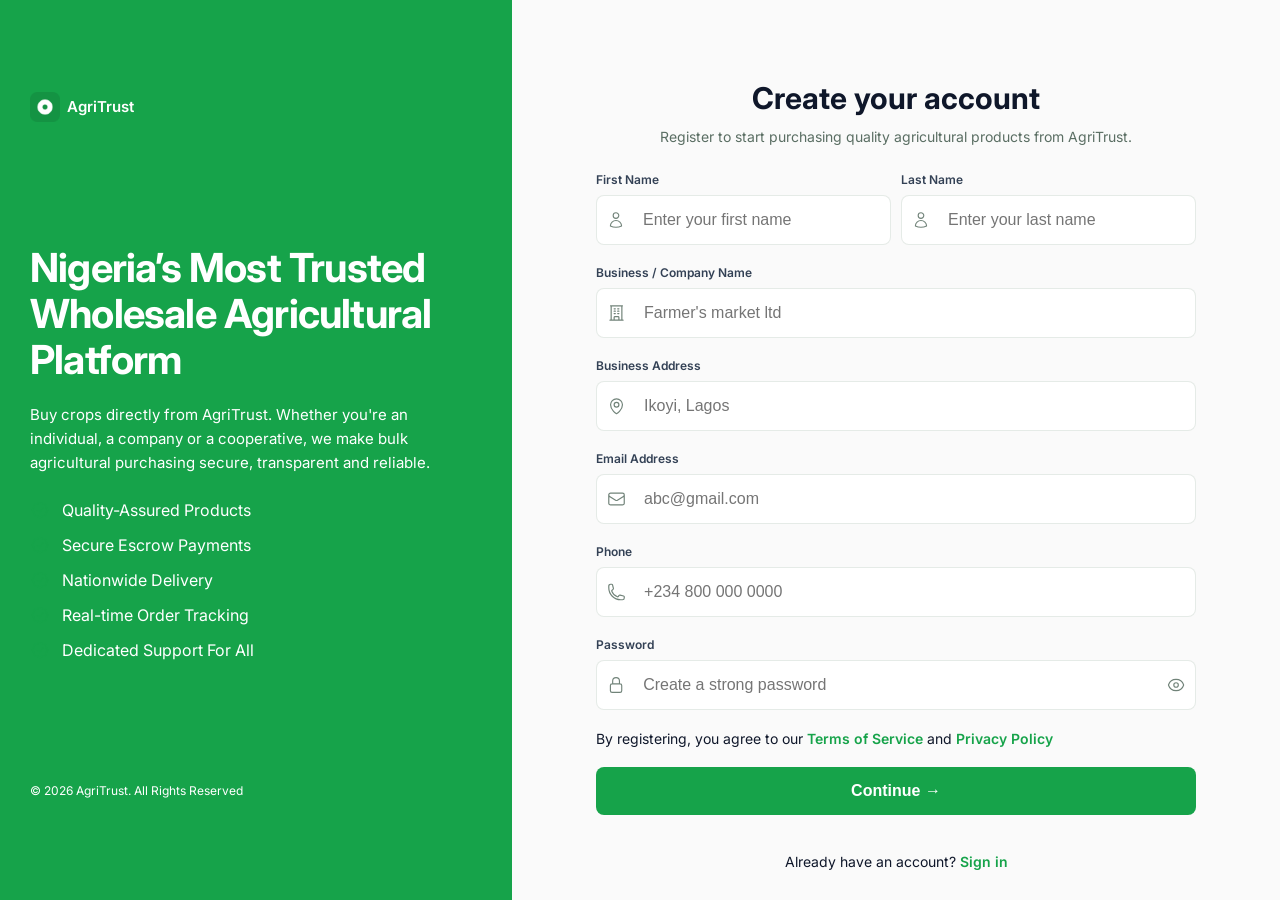
<file: register-company.html>
<!doctype html>
<html lang="en">
  <head>
    <meta charset="UTF-8" />
    <meta name="viewport" content="width=device-width, initial-scale=1.0" />
    <link rel="preconnect" href="https://fonts.googleapis.com" />
    <link rel="preconnect" href="https://fonts.gstatic.com" crossorigin />
    <link
      href="https://fonts.googleapis.com/css2?family=Inter:ital,opsz,wght@0,14..32,100..900;1,14..32,100..900&display=swap"
      rel="stylesheet"
    />

    <link rel="stylesheet" href="/CSS/shared.css" />
    <link rel="stylesheet" href="/CSS/auth.css" />

    <title>AgriTrust</title>
  </head>
  <body>
    <main class="signup-container">
      <section class="left-side">
        <!-- logo -->
        <a href="/index.html" class="logo"
          ><img src="images/logo.png" alt="AgriTrust logo" />
          <span>AgriTrust</span></a
        >

        <div class="content">
          <!-- heading -->

          <h1>Nigeria’s Most Trusted Wholesale Agricultural Platform</h1>

          <!-- Description -->

          <p>
            Buy crops directly from AgriTrust. Whether you're an individual, a
            company or a cooperative, we make bulk agricultural purchasing
            secure, transparent and reliable.
          </p>

          <!-- Features -->

          <!-- 17,000+ agricultural businesses on AgriTrust -->

          <div class="features">
            <div class="feature">
              <svg
                xmlns="http://www.w3.org/2000/svg"
                fill="none"
                viewBox="0 0 24 24"
                stroke-width="1.5"
                stroke="currentColor"
                class="feature-icon icon"
              >
                <path
                  stroke-linecap="round"
                  stroke-linejoin="round"
                  d="M9 12.75 11.25 15 15 9.75M21 12c0 1.268-.63 2.39-1.593 3.068a3.745 3.745 0 0 1-1.043 3.296 3.745 3.745 0 0 1-3.296 1.043A3.745 3.745 0 0 1 12 21c-1.268 0-2.39-.63-3.068-1.593a3.746 3.746 0 0 1-3.296-1.043 3.745 3.745 0 0 1-1.043-3.296A3.745 3.745 0 0 1 3 12c0-1.268.63-2.39 1.593-3.068a3.745 3.745 0 0 1 1.043-3.296 3.746 3.746 0 0 1 3.296-1.043A3.746 3.746 0 0 1 12 3c1.268 0 2.39.63 3.068 1.593a3.746 3.746 0 0 1 3.296 1.043 3.746 3.746 0 0 1 1.043 3.296A3.745 3.745 0 0 1 21 12Z"
                />
              </svg>
              Quality-Assured Products
            </div>
            <div class="feature">
              <svg
                xmlns="http://www.w3.org/2000/svg"
                fill="none"
                viewBox="0 0 24 24"
                stroke-width="1.5"
                stroke="currentColor"
                class="feature-icon icon"
              >
                <path
                  stroke-linecap="round"
                  stroke-linejoin="round"
                  d="M9 12.75 11.25 15 15 9.75M21 12c0 1.268-.63 2.39-1.593 3.068a3.745 3.745 0 0 1-1.043 3.296 3.745 3.745 0 0 1-3.296 1.043A3.745 3.745 0 0 1 12 21c-1.268 0-2.39-.63-3.068-1.593a3.746 3.746 0 0 1-3.296-1.043 3.745 3.745 0 0 1-1.043-3.296A3.745 3.745 0 0 1 3 12c0-1.268.63-2.39 1.593-3.068a3.745 3.745 0 0 1 1.043-3.296 3.746 3.746 0 0 1 3.296-1.043A3.746 3.746 0 0 1 12 3c1.268 0 2.39.63 3.068 1.593a3.746 3.746 0 0 1 3.296 1.043 3.746 3.746 0 0 1 1.043 3.296A3.745 3.745 0 0 1 21 12Z"
                />
              </svg>
              Secure Escrow Payments
            </div>
            <div class="feature">
              <svg
                xmlns="http://www.w3.org/2000/svg"
                fill="none"
                viewBox="0 0 24 24"
                stroke-width="1.5"
                stroke="currentColor"
                class="feature-icon icon"
              >
                <path
                  stroke-linecap="round"
                  stroke-linejoin="round"
                  d="M9 12.75 11.25 15 15 9.75M21 12c0 1.268-.63 2.39-1.593 3.068a3.745 3.745 0 0 1-1.043 3.296 3.745 3.745 0 0 1-3.296 1.043A3.745 3.745 0 0 1 12 21c-1.268 0-2.39-.63-3.068-1.593a3.746 3.746 0 0 1-3.296-1.043 3.745 3.745 0 0 1-1.043-3.296A3.745 3.745 0 0 1 3 12c0-1.268.63-2.39 1.593-3.068a3.745 3.745 0 0 1 1.043-3.296 3.746 3.746 0 0 1 3.296-1.043A3.746 3.746 0 0 1 12 3c1.268 0 2.39.63 3.068 1.593a3.746 3.746 0 0 1 3.296 1.043 3.746 3.746 0 0 1 1.043 3.296A3.745 3.745 0 0 1 21 12Z"
                />
              </svg>
              Nationwide Delivery
            </div>
            <div class="feature">
              <svg
                xmlns="http://www.w3.org/2000/svg"
                fill="none"
                viewBox="0 0 24 24"
                stroke-width="1.5"
                stroke="currentColor"
                class="feature-icon icon"
              >
                <path
                  stroke-linecap="round"
                  stroke-linejoin="round"
                  d="M9 12.75 11.25 15 15 9.75M21 12c0 1.268-.63 2.39-1.593 3.068a3.745 3.745 0 0 1-1.043 3.296 3.745 3.745 0 0 1-3.296 1.043A3.745 3.745 0 0 1 12 21c-1.268 0-2.39-.63-3.068-1.593a3.746 3.746 0 0 1-3.296-1.043 3.745 3.745 0 0 1-1.043-3.296A3.745 3.745 0 0 1 3 12c0-1.268.63-2.39 1.593-3.068a3.745 3.745 0 0 1 1.043-3.296 3.746 3.746 0 0 1 3.296-1.043A3.746 3.746 0 0 1 12 3c1.268 0 2.39.63 3.068 1.593a3.746 3.746 0 0 1 3.296 1.043 3.746 3.746 0 0 1 1.043 3.296A3.745 3.745 0 0 1 21 12Z"
                />
              </svg>
              Real-time Order Tracking
            </div>
            <div class="feature">
              <svg
                xmlns="http://www.w3.org/2000/svg"
                fill="none"
                viewBox="0 0 24 24"
                stroke-width="1.5"
                stroke="currentColor"
                class="feature-icon icon"
              >
                <path
                  stroke-linecap="round"
                  stroke-linejoin="round"
                  d="M9 12.75 11.25 15 15 9.75M21 12c0 1.268-.63 2.39-1.593 3.068a3.745 3.745 0 0 1-1.043 3.296 3.745 3.745 0 0 1-3.296 1.043A3.745 3.745 0 0 1 12 21c-1.268 0-2.39-.63-3.068-1.593a3.746 3.746 0 0 1-3.296-1.043 3.745 3.745 0 0 1-1.043-3.296A3.745 3.745 0 0 1 3 12c0-1.268.63-2.39 1.593-3.068a3.745 3.745 0 0 1 1.043-3.296 3.746 3.746 0 0 1 3.296-1.043A3.746 3.746 0 0 1 12 3c1.268 0 2.39.63 3.068 1.593a3.746 3.746 0 0 1 3.296 1.043 3.746 3.746 0 0 1 1.043 3.296A3.745 3.745 0 0 1 21 12Z"
                />
              </svg>
              Dedicated Support For All
            </div>
          </div>
        </div>

        <!-- footer text -->

        <div class="footer-text">
          &copy; 2026 AgriTrust. All Rights Reserved
        </div>
      </section>

      <!-- Right Panel -->

      <section class="right-side register-company-page">
        <!-- title -->
        <h1>Create your account</h1>

        <!-- subtitle -->
        <p class="subtitle">
          Register to start purchasing quality agricultural products from
          AgriTrust.
        </p>
        <!-- for cooperate and company -->

        <!-- form -->
        <form id="register-company-form" class="form">
          <div class="name-row">
            <div class="form-group">
              <label for="first-name">First Name</label>

              <div class="input-box">
                <svg
                  xmlns="http://www.w3.org/2000/svg"
                  fill="none"
                  viewBox="0 0 24 24"
                  stroke-width="1.5"
                  stroke="currentColor"
                  class="input-icon icon"
                >
                  <path
                    stroke-linecap="round"
                    stroke-linejoin="round"
                    d="M15.75 6a3.75 3.75 0 1 1-7.5 0 3.75 3.75 0 0 1 7.5 0ZM4.501 20.118a7.5 7.5 0 0 1 14.998 0A17.933 17.933 0 0 1 12 21.75c-2.676 0-5.216-.584-7.499-1.632Z"
                  />
                </svg>

                <input
                  id="first-name"
                  name="firstName"
                  type="text"
                  placeholder="Enter your first name"
                  autocomplete="given-name"
                  required
                />
              </div>
            </div>

            <div class="form-group">
              <label for="last-name">Last Name</label>

              <div class="input-box">
                <svg
                  xmlns="http://www.w3.org/2000/svg"
                  fill="none"
                  viewBox="0 0 24 24"
                  stroke-width="1.5"
                  stroke="currentColor"
                  class="input-icon icon"
                >
                  <path
                    stroke-linecap="round"
                    stroke-linejoin="round"
                    d="M15.75 6a3.75 3.75 0 1 1-7.5 0 3.75 3.75 0 0 1 7.5 0ZM4.501 20.118a7.5 7.5 0 0 1 14.998 0A17.933 17.933 0 0 1 12 21.75c-2.676 0-5.216-.584-7.499-1.632Z"
                  />
                </svg>
                <input
                  id="last-name"
                  name="lastName"
                  type="text"
                  placeholder="Enter your last name"
                  autocomplete="family-name"
                  required
                />
              </div>
            </div>
          </div>

          <div class="form-group">
            <label for="business-name">Business / Company Name</label>

            <div class="input-box">
              <svg
                xmlns="http://www.w3.org/2000/svg"
                fill="none"
                viewBox="0 0 24 24"
                stroke-width="1.5"
                stroke="currentColor"
                class="input-icon icon"
              >
                <path
                  stroke-linecap="round"
                  stroke-linejoin="round"
                  d="M3.75 21h16.5M4.5 3h15M5.25 3v18m13.5-18v18M9 6.75h1.5m-1.5 3h1.5m-1.5 3h1.5m3-6H15m-1.5 3H15m-1.5 3H15M9 21v-3.375c0-.621.504-1.125 1.125-1.125h3.75c.621 0 1.125.504 1.125 1.125V21"
                />
              </svg>
              <input
                id="business-name"
                name="businessName"
                type="text"
                placeholder="Farmer's market ltd"
                required
              />
            </div>
          </div>

          <div class="form-group">
            <label for="business-address">Business Address</label>

            <div class="input-box">
              <svg
                xmlns="http://www.w3.org/2000/svg"
                fill="none"
                viewBox="0 0 24 24"
                stroke-width="1.5"
                stroke="currentColor"
                class="input-icon icon"
              >
                <path
                  stroke-linecap="round"
                  stroke-linejoin="round"
                  d="M15 10.5a3 3 0 1 1-6 0 3 3 0 0 1 6 0Z"
                />
                <path
                  stroke-linecap="round"
                  stroke-linejoin="round"
                  d="M19.5 10.5c0 7.142-7.5 11.25-7.5 11.25S4.5 17.642 4.5 10.5a7.5 7.5 0 1 1 15 0Z"
                />
              </svg>
              <input
                id="business-address"
                name="businessAddress"
                type="text"
                placeholder="Ikoyi, Lagos"
                required
              />
            </div>
          </div>

          <div class="form-group">
            <label for="email">Email Address</label>

            <div class="input-box">
              <svg
                xmlns="http://www.w3.org/2000/svg"
                fill="none"
                viewBox="0 0 24 24"
                stroke-width="1.5"
                stroke="currentColor"
                class="input-icon icon"
              >
                <path
                  stroke-linecap="round"
                  stroke-linejoin="round"
                  d="M21.75 6.75v10.5a2.25 2.25 0 0 1-2.25 2.25h-15a2.25 2.25 0 0 1-2.25-2.25V6.75m19.5 0A2.25 2.25 0 0 0 19.5 4.5h-15a2.25 2.25 0 0 0-2.25 2.25m19.5 0v.243a2.25 2.25 0 0 1-1.07 1.916l-7.5 4.615a2.25 2.25 0 0 1-2.36 0L3.32 8.91a2.25 2.25 0 0 1-1.07-1.916V6.75"
                />
              </svg>
              <input
                id="email"
                name="email"
                type="email"
                placeholder="abc@gmail.com"
                autocomplete="email"
                required
              />
            </div>
          </div>

          <div class="form-group">
            <label for="tel">Phone</label>

            <div class="input-box">
              <svg
                xmlns="http://www.w3.org/2000/svg"
                fill="none"
                viewBox="0 0 24 24"
                stroke-width="1.5"
                stroke="currentColor"
                class="input-icon icon"
              >
                <path
                  stroke-linecap="round"
                  stroke-linejoin="round"
                  d="M2.25 6.75c0 8.284 6.716 15 15 15h2.25a2.25 2.25 0 0 0 2.25-2.25v-1.372c0-.516-.351-.966-.852-1.091l-4.423-1.106c-.44-.11-.902.055-1.173.417l-.97 1.293c-.282.376-.769.542-1.21.38a12.035 12.035 0 0 1-7.143-7.143c-.162-.441.004-.928.38-1.21l1.293-.97c.363-.271.527-.734.417-1.173L6.963 3.102a1.125 1.125 0 0 0-1.091-.852H4.5A2.25 2.25 0 0 0 2.25 4.5v2.25Z"
                />
              </svg>
              <input
                id="tel"
                name="tel"
                type="tel"
                placeholder="+234 800 000 0000"
                autocomplete="tel"
                required
              />
            </div>
          </div>

          <div class="form-group">
            <label for="password">Password</label>

            <div class="input-box">
              <svg
                xmlns="http://www.w3.org/2000/svg"
                fill="none"
                viewBox="0 0 24 24"
                stroke-width="1.5"
                stroke="currentColor"
                class="input-icon icon"
              >
                <path
                  stroke-linecap="round"
                  stroke-linejoin="round"
                  d="M16.5 10.5V6.75a4.5 4.5 0 1 0-9 0v3.75m-.75 11.25h10.5a2.25 2.25 0 0 0 2.25-2.25v-6.75a2.25 2.25 0 0 0-2.25-2.25H6.75a2.25 2.25 0 0 0-2.25 2.25v6.75a2.25 2.25 0 0 0 2.25 2.25Z"
                />
              </svg>
              <input
                id="password"
                name="password"
                type="password"
                placeholder="Create a strong password"
                autocomplete="new-password"
                required
                minlength="8"
              />
              <svg
                xmlns="http://www.w3.org/2000/svg"
                fill="none"
                viewBox="0 0 24 24"
                stroke-width="1.5"
                stroke="currentColor"
                class="input-icon icon"
              >
                <path
                  stroke-linecap="round"
                  stroke-linejoin="round"
                  d="M2.036 12.322a1.012 1.012 0 0 1 0-.639C3.423 7.51 7.36 4.5 12 4.5c4.638 0 8.573 3.007 9.963 7.178.07.207.07.431 0 .639C20.577 16.49 16.64 19.5 12 19.5c-4.638 0-8.573-3.007-9.963-7.178Z"
                />
                <path
                  stroke-linecap="round"
                  stroke-linejoin="round"
                  d="M15 12a3 3 0 1 1-6 0 3 3 0 0 1 6 0Z"
                />
              </svg>
            </div>
          </div>

          <p class="terms">
            By registering, you agree to our
            <a href="#"> Terms of Service</a> and
            <a href="#"> Privacy Policy</a>
          </p>

          <button type="submit" class="btn signup--btn">Continue &rarr;</button>
        </form>

        <p class="signin">
          Already have an account?
          <a href="sign-in.html">Sign in</a>
        </p>
      </section>
    </main>
    <script src="/JS/auth.js"></script>
  </body>
</html>
</file>
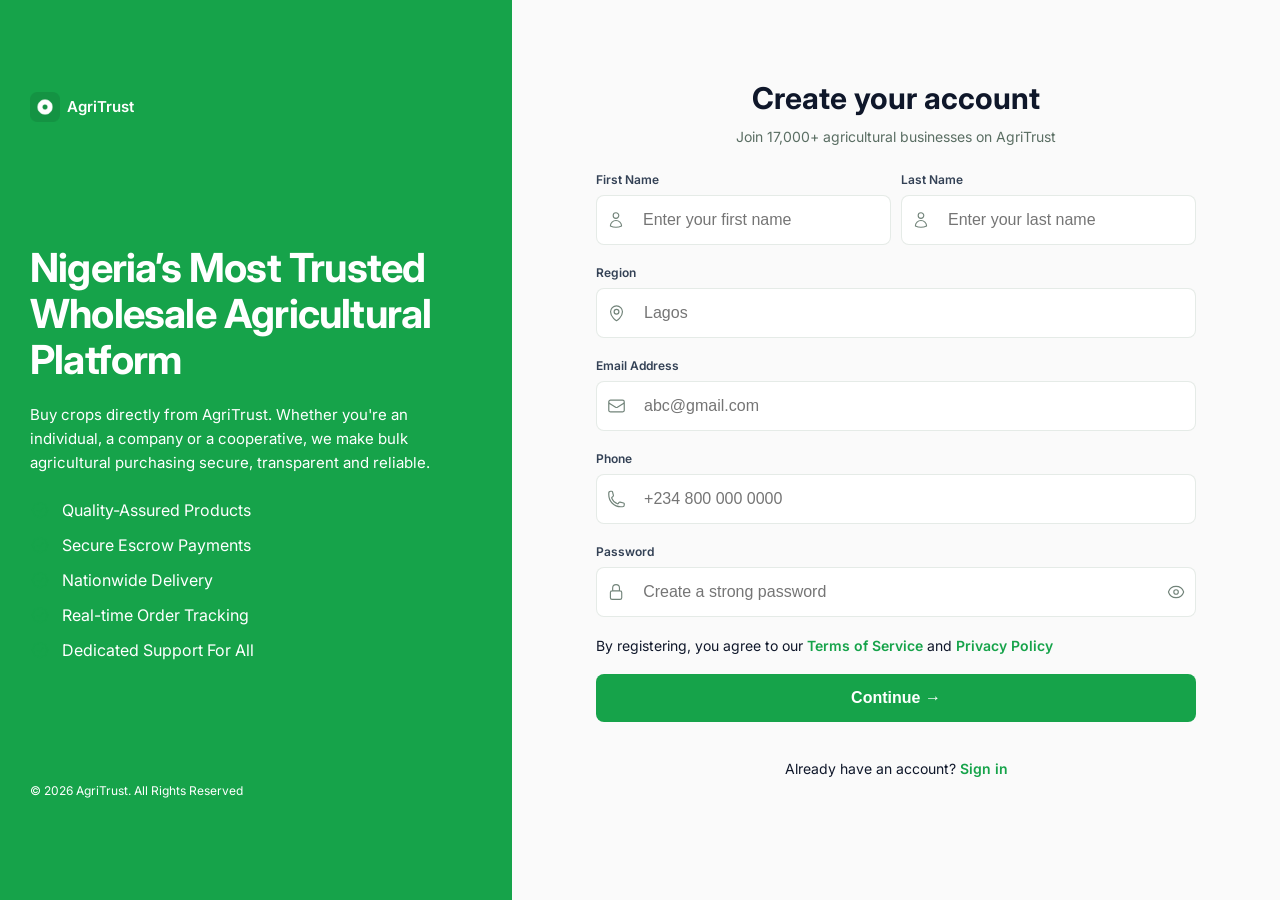
<file: register-individual.html>
<!doctype html>
<html lang="en">
  <head>
    <meta charset="UTF-8" />
    <meta name="viewport" content="width=device-width, initial-scale=1.0" />
    <link rel="preconnect" href="https://fonts.googleapis.com" />
    <link rel="preconnect" href="https://fonts.gstatic.com" crossorigin />
    <link
      href="https://fonts.googleapis.com/css2?family=Inter:ital,opsz,wght@0,14..32,100..900;1,14..32,100..900&display=swap"
      rel="stylesheet"
    />

    <link rel="stylesheet" href="/CSS/shared.css" />
    <link rel="stylesheet" href="/CSS/auth.css" />

    <title>AgriTrust</title>
  </head>
  <body>
    <main class="signup-container">
      <section class="left-side">
        <!-- logo -->

        <a href="/index.html" class="logo"
          ><img src="images/logo.png" alt="AgriTrust logo" />
          <span>AgriTrust</span></a
        >
        <div class="content">
          <!-- heading -->

          <h1>Nigeria’s Most Trusted Wholesale Agricultural Platform</h1>

          <!-- Description -->

          <p>
            Buy crops directly from AgriTrust. Whether you're an individual, a
            company or a cooperative, we make bulk agricultural purchasing
            secure, transparent and reliable.
          </p>

          <!-- Features -->

          <div class="features">
            <div class="feature">
              <svg
                xmlns="http://www.w3.org/2000/svg"
                fill="none"
                viewBox="0 0 24 24"
                stroke-width="1.5"
                stroke="currentColor"
                class="feature-icon icon"
              >
                <path
                  stroke-linecap="round"
                  stroke-linejoin="round"
                  d="M9 12.75 11.25 15 15 9.75M21 12c0 1.268-.63 2.39-1.593 3.068a3.745 3.745 0 0 1-1.043 3.296 3.745 3.745 0 0 1-3.296 1.043A3.745 3.745 0 0 1 12 21c-1.268 0-2.39-.63-3.068-1.593a3.746 3.746 0 0 1-3.296-1.043 3.745 3.745 0 0 1-1.043-3.296A3.745 3.745 0 0 1 3 12c0-1.268.63-2.39 1.593-3.068a3.745 3.745 0 0 1 1.043-3.296 3.746 3.746 0 0 1 3.296-1.043A3.746 3.746 0 0 1 12 3c1.268 0 2.39.63 3.068 1.593a3.746 3.746 0 0 1 3.296 1.043 3.746 3.746 0 0 1 1.043 3.296A3.745 3.745 0 0 1 21 12Z"
                />
              </svg>
              Quality-Assured Products
            </div>
            <div class="feature">
              <svg
                xmlns="http://www.w3.org/2000/svg"
                fill="none"
                viewBox="0 0 24 24"
                stroke-width="1.5"
                stroke="currentColor"
                class="feature-icon icon"
              >
                <path
                  stroke-linecap="round"
                  stroke-linejoin="round"
                  d="M9 12.75 11.25 15 15 9.75M21 12c0 1.268-.63 2.39-1.593 3.068a3.745 3.745 0 0 1-1.043 3.296 3.745 3.745 0 0 1-3.296 1.043A3.745 3.745 0 0 1 12 21c-1.268 0-2.39-.63-3.068-1.593a3.746 3.746 0 0 1-3.296-1.043 3.745 3.745 0 0 1-1.043-3.296A3.745 3.745 0 0 1 3 12c0-1.268.63-2.39 1.593-3.068a3.745 3.745 0 0 1 1.043-3.296 3.746 3.746 0 0 1 3.296-1.043A3.746 3.746 0 0 1 12 3c1.268 0 2.39.63 3.068 1.593a3.746 3.746 0 0 1 3.296 1.043 3.746 3.746 0 0 1 1.043 3.296A3.745 3.745 0 0 1 21 12Z"
                />
              </svg>
              Secure Escrow Payments
            </div>
            <div class="feature">
              <svg
                xmlns="http://www.w3.org/2000/svg"
                fill="none"
                viewBox="0 0 24 24"
                stroke-width="1.5"
                stroke="currentColor"
                class="feature-icon icon"
              >
                <path
                  stroke-linecap="round"
                  stroke-linejoin="round"
                  d="M9 12.75 11.25 15 15 9.75M21 12c0 1.268-.63 2.39-1.593 3.068a3.745 3.745 0 0 1-1.043 3.296 3.745 3.745 0 0 1-3.296 1.043A3.745 3.745 0 0 1 12 21c-1.268 0-2.39-.63-3.068-1.593a3.746 3.746 0 0 1-3.296-1.043 3.745 3.745 0 0 1-1.043-3.296A3.745 3.745 0 0 1 3 12c0-1.268.63-2.39 1.593-3.068a3.745 3.745 0 0 1 1.043-3.296 3.746 3.746 0 0 1 3.296-1.043A3.746 3.746 0 0 1 12 3c1.268 0 2.39.63 3.068 1.593a3.746 3.746 0 0 1 3.296 1.043 3.746 3.746 0 0 1 1.043 3.296A3.745 3.745 0 0 1 21 12Z"
                />
              </svg>
              Nationwide Delivery
            </div>
            <div class="feature">
              <svg
                xmlns="http://www.w3.org/2000/svg"
                fill="none"
                viewBox="0 0 24 24"
                stroke-width="1.5"
                stroke="currentColor"
                class="feature-icon icon"
              >
                <path
                  stroke-linecap="round"
                  stroke-linejoin="round"
                  d="M9 12.75 11.25 15 15 9.75M21 12c0 1.268-.63 2.39-1.593 3.068a3.745 3.745 0 0 1-1.043 3.296 3.745 3.745 0 0 1-3.296 1.043A3.745 3.745 0 0 1 12 21c-1.268 0-2.39-.63-3.068-1.593a3.746 3.746 0 0 1-3.296-1.043 3.745 3.745 0 0 1-1.043-3.296A3.745 3.745 0 0 1 3 12c0-1.268.63-2.39 1.593-3.068a3.745 3.745 0 0 1 1.043-3.296 3.746 3.746 0 0 1 3.296-1.043A3.746 3.746 0 0 1 12 3c1.268 0 2.39.63 3.068 1.593a3.746 3.746 0 0 1 3.296 1.043 3.746 3.746 0 0 1 1.043 3.296A3.745 3.745 0 0 1 21 12Z"
                />
              </svg>
              Real-time Order Tracking
            </div>
            <div class="feature">
              <svg
                xmlns="http://www.w3.org/2000/svg"
                fill="none"
                viewBox="0 0 24 24"
                stroke-width="1.5"
                stroke="currentColor"
                class="feature-icon icon"
              >
                <path
                  stroke-linecap="round"
                  stroke-linejoin="round"
                  d="M9 12.75 11.25 15 15 9.75M21 12c0 1.268-.63 2.39-1.593 3.068a3.745 3.745 0 0 1-1.043 3.296 3.745 3.745 0 0 1-3.296 1.043A3.745 3.745 0 0 1 12 21c-1.268 0-2.39-.63-3.068-1.593a3.746 3.746 0 0 1-3.296-1.043 3.745 3.745 0 0 1-1.043-3.296A3.745 3.745 0 0 1 3 12c0-1.268.63-2.39 1.593-3.068a3.745 3.745 0 0 1 1.043-3.296 3.746 3.746 0 0 1 3.296-1.043A3.746 3.746 0 0 1 12 3c1.268 0 2.39.63 3.068 1.593a3.746 3.746 0 0 1 3.296 1.043 3.746 3.746 0 0 1 1.043 3.296A3.745 3.745 0 0 1 21 12Z"
                />
              </svg>
              Dedicated Support For All
            </div>
          </div>
        </div>

        <!-- footer text -->

        <div class="footer-text">
          &copy; 2026 AgriTrust. All Rights Reserved
        </div>
      </section>

      <!-- Right Panel -->

      <section class="right-side register-individual-page">
        <!-- title -->
        <h1>Create your account</h1>

        <!-- subtitle -->
        <p class="subtitle">
          Join 17,000+ agricultural businesses on AgriTrust
        </p>
        <!-- for cooperate and company -->

        <!-- form -->
        <form id="register-individual-form" class="form">
          <div class="name-row">
            <div class="form-group">
              <label for="first-name">First Name</label>

              <div class="input-box">
                <svg
                  xmlns="http://www.w3.org/2000/svg"
                  fill="none"
                  viewBox="0 0 24 24"
                  stroke-width="1.5"
                  stroke="currentColor"
                  class="input-icon icon"
                >
                  <path
                    stroke-linecap="round"
                    stroke-linejoin="round"
                    d="M15.75 6a3.75 3.75 0 1 1-7.5 0 3.75 3.75 0 0 1 7.5 0ZM4.501 20.118a7.5 7.5 0 0 1 14.998 0A17.933 17.933 0 0 1 12 21.75c-2.676 0-5.216-.584-7.499-1.632Z"
                  />
                </svg>
                <input
                  id="first-name"
                  name="firstName"
                  type="text"
                  placeholder="Enter your first name"
                  autocomplete="given-name"
                  required
                />
              </div>
            </div>

            <div class="form-group">
              <label for="last-name">Last Name</label>

              <div class="input-box">
                <svg
                  xmlns="http://www.w3.org/2000/svg"
                  fill="none"
                  viewBox="0 0 24 24"
                  stroke-width="1.5"
                  stroke="currentColor"
                  class="input-icon icon"
                >
                  <path
                    stroke-linecap="round"
                    stroke-linejoin="round"
                    d="M15.75 6a3.75 3.75 0 1 1-7.5 0 3.75 3.75 0 0 1 7.5 0ZM4.501 20.118a7.5 7.5 0 0 1 14.998 0A17.933 17.933 0 0 1 12 21.75c-2.676 0-5.216-.584-7.499-1.632Z"
                  />
                </svg>
                <input
                  id="last-name"
                  name="lastName"
                  type="text"
                  placeholder="Enter your last name"
                  autocomplete="family-name"
                  required
                />
              </div>
            </div>
          </div>

          <div class="form-group">
            <label for="location">Region</label>

            <div class="input-box">
              <svg
                xmlns="http://www.w3.org/2000/svg"
                fill="none"
                viewBox="0 0 24 24"
                stroke-width="1.5"
                stroke="currentColor"
                class="input-icon icon"
              >
                <path
                  stroke-linecap="round"
                  stroke-linejoin="round"
                  d="M15 10.5a3 3 0 1 1-6 0 3 3 0 0 1 6 0Z"
                />
                <path
                  stroke-linecap="round"
                  stroke-linejoin="round"
                  d="M19.5 10.5c0 7.142-7.5 11.25-7.5 11.25S4.5 17.642 4.5 10.5a7.5 7.5 0 1 1 15 0Z"
                />
              </svg>
              <input
                id="location"
                name="location"
                type="text"
                placeholder="Lagos"
                required
              />
            </div>
          </div>

          <div class="form-group">
            <label for="email">Email Address</label>

            <div class="input-box">
              <svg
                xmlns="http://www.w3.org/2000/svg"
                fill="none"
                viewBox="0 0 24 24"
                stroke-width="1.5"
                stroke="currentColor"
                class="input-icon icon"
              >
                <path
                  stroke-linecap="round"
                  stroke-linejoin="round"
                  d="M21.75 6.75v10.5a2.25 2.25 0 0 1-2.25 2.25h-15a2.25 2.25 0 0 1-2.25-2.25V6.75m19.5 0A2.25 2.25 0 0 0 19.5 4.5h-15a2.25 2.25 0 0 0-2.25 2.25m19.5 0v.243a2.25 2.25 0 0 1-1.07 1.916l-7.5 4.615a2.25 2.25 0 0 1-2.36 0L3.32 8.91a2.25 2.25 0 0 1-1.07-1.916V6.75"
                />
              </svg>
              <input
                id="email"
                name="email"
                type="email"
                placeholder="abc@gmail.com"
                autocomplete="email"
                required
              />
            </div>
          </div>

          <div class="form-group">
            <label for="tel">Phone</label>

            <div class="input-box">
              <svg
                xmlns="http://www.w3.org/2000/svg"
                fill="none"
                viewBox="0 0 24 24"
                stroke-width="1.5"
                stroke="currentColor"
                class="input-icon icon"
              >
                <path
                  stroke-linecap="round"
                  stroke-linejoin="round"
                  d="M2.25 6.75c0 8.284 6.716 15 15 15h2.25a2.25 2.25 0 0 0 2.25-2.25v-1.372c0-.516-.351-.966-.852-1.091l-4.423-1.106c-.44-.11-.902.055-1.173.417l-.97 1.293c-.282.376-.769.542-1.21.38a12.035 12.035 0 0 1-7.143-7.143c-.162-.441.004-.928.38-1.21l1.293-.97c.363-.271.527-.734.417-1.173L6.963 3.102a1.125 1.125 0 0 0-1.091-.852H4.5A2.25 2.25 0 0 0 2.25 4.5v2.25Z"
                />
              </svg>
              <input
                id="tel"
                name="tel"
                type="tel"
                placeholder="+234 800 000 0000"
                autocomplete="tel"
                required
              />
            </div>
          </div>

          <div class="form-group">
            <label for="password">Password</label>

            <div class="input-box">
              <svg
                xmlns="http://www.w3.org/2000/svg"
                fill="none"
                viewBox="0 0 24 24"
                stroke-width="1.5"
                stroke="currentColor"
                class="input-icon icon"
              >
                <path
                  stroke-linecap="round"
                  stroke-linejoin="round"
                  d="M16.5 10.5V6.75a4.5 4.5 0 1 0-9 0v3.75m-.75 11.25h10.5a2.25 2.25 0 0 0 2.25-2.25v-6.75a2.25 2.25 0 0 0-2.25-2.25H6.75a2.25 2.25 0 0 0-2.25 2.25v6.75a2.25 2.25 0 0 0 2.25 2.25Z"
                />
              </svg>
              <input
                id="password"
                name="password"
                type="password"
                placeholder="Create a strong password"
                autocomplete="new-password"
                required
                minlength="8"
              />
              <svg
                xmlns="http://www.w3.org/2000/svg"
                fill="none"
                viewBox="0 0 24 24"
                stroke-width="1.5"
                stroke="currentColor"
                class="input-icon icon"
              >
                <path
                  stroke-linecap="round"
                  stroke-linejoin="round"
                  d="M2.036 12.322a1.012 1.012 0 0 1 0-.639C3.423 7.51 7.36 4.5 12 4.5c4.638 0 8.573 3.007 9.963 7.178.07.207.07.431 0 .639C20.577 16.49 16.64 19.5 12 19.5c-4.638 0-8.573-3.007-9.963-7.178Z"
                />
                <path
                  stroke-linecap="round"
                  stroke-linejoin="round"
                  d="M15 12a3 3 0 1 1-6 0 3 3 0 0 1 6 0Z"
                />
              </svg>
            </div>
          </div>

          <p class="terms">
            By registering, you agree to our
            <a href="#"> Terms of Service</a> and
            <a href="#"> Privacy Policy</a>
          </p>

          <button type="submit" class="btn signup--btn">Continue &rarr;</button>
        </form>

        <p class="signin">
          Already have an account?
          <a href="sign-in.html">Sign in </a>
        </p>
      </section>
    </main>
    <script src="/JS/auth.js"></script>
  </body>
</html>
</file>
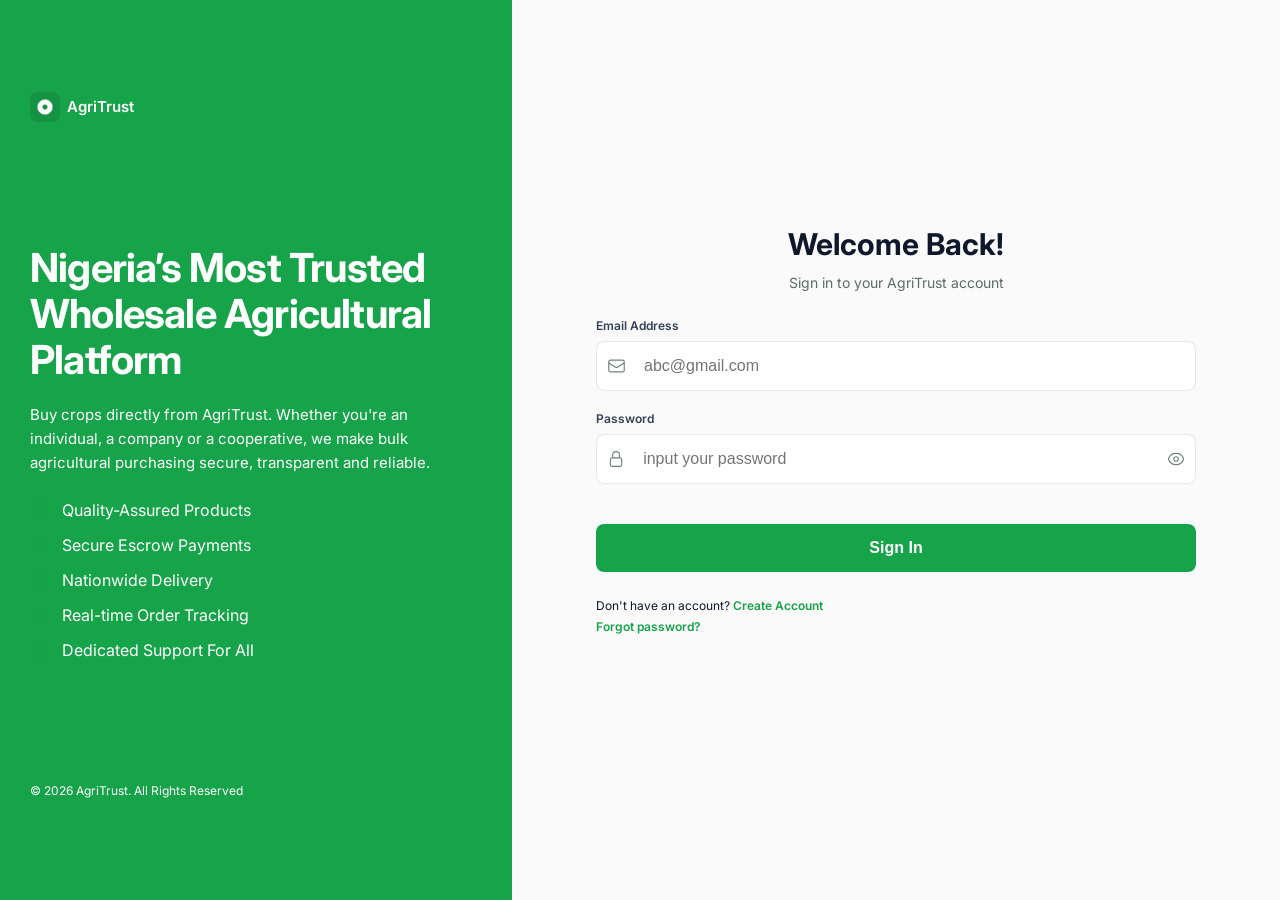
<file: sign-in.html>
<!doctype html>
<html lang="en">
  <head>
    <meta charset="UTF-8" />
    <meta name="viewport" content="width=device-width, initial-scale=1.0" />
    <link rel="preconnect" href="https://fonts.googleapis.com" />
    <link rel="preconnect" href="https://fonts.gstatic.com" crossorigin />
    <link
      href="https://fonts.googleapis.com/css2?family=Inter:ital,opsz,wght@0,14..32,100..900;1,14..32,100..900&display=swap"
      rel="stylesheet"
    />

    <link rel="stylesheet" href="/CSS/shared.css" />
    <link rel="stylesheet" href="/CSS/auth.css" />

    <title>AgriTrust</title>
  </head>
  <body>
    <main class="signup-container">
      <section class="left-side">
        <!-- logo -->
        <a href="/index.html" class="logo"
          ><img src="images/logo.png" alt="AgriTrust logo" />
          <span>AgriTrust</span></a
        >
        <div class="content">
          <!-- heading -->

          <h1>Nigeria’s Most Trusted Wholesale Agricultural Platform</h1>

          <!-- Description -->

          <p>
            Buy crops directly from AgriTrust. Whether you're an individual, a
            company or a cooperative, we make bulk agricultural purchasing
            secure, transparent and reliable.
          </p>

          <!-- Features -->

          <div class="features">
            <div class="feature">
              <svg
                xmlns="http://www.w3.org/2000/svg"
                fill="none"
                viewBox="0 0 24 24"
                stroke-width="1.5"
                stroke="currentColor"
                class="feature-icon icon"
              >
                <path
                  stroke-linecap="round"
                  stroke-linejoin="round"
                  d="M9 12.75 11.25 15 15 9.75M21 12c0 1.268-.63 2.39-1.593 3.068a3.745 3.745 0 0 1-1.043 3.296 3.745 3.745 0 0 1-3.296 1.043A3.745 3.745 0 0 1 12 21c-1.268 0-2.39-.63-3.068-1.593a3.746 3.746 0 0 1-3.296-1.043 3.745 3.745 0 0 1-1.043-3.296A3.745 3.745 0 0 1 3 12c0-1.268.63-2.39 1.593-3.068a3.745 3.745 0 0 1 1.043-3.296 3.746 3.746 0 0 1 3.296-1.043A3.746 3.746 0 0 1 12 3c1.268 0 2.39.63 3.068 1.593a3.746 3.746 0 0 1 3.296 1.043 3.746 3.746 0 0 1 1.043 3.296A3.745 3.745 0 0 1 21 12Z"
                />
              </svg>
              Quality-Assured Products
            </div>
            <div class="feature">
              <svg
                xmlns="http://www.w3.org/2000/svg"
                fill="none"
                viewBox="0 0 24 24"
                stroke-width="1.5"
                stroke="currentColor"
                class="feature-icon icon"
              >
                <path
                  stroke-linecap="round"
                  stroke-linejoin="round"
                  d="M9 12.75 11.25 15 15 9.75M21 12c0 1.268-.63 2.39-1.593 3.068a3.745 3.745 0 0 1-1.043 3.296 3.745 3.745 0 0 1-3.296 1.043A3.745 3.745 0 0 1 12 21c-1.268 0-2.39-.63-3.068-1.593a3.746 3.746 0 0 1-3.296-1.043 3.745 3.745 0 0 1-1.043-3.296A3.745 3.745 0 0 1 3 12c0-1.268.63-2.39 1.593-3.068a3.745 3.745 0 0 1 1.043-3.296 3.746 3.746 0 0 1 3.296-1.043A3.746 3.746 0 0 1 12 3c1.268 0 2.39.63 3.068 1.593a3.746 3.746 0 0 1 3.296 1.043 3.746 3.746 0 0 1 1.043 3.296A3.745 3.745 0 0 1 21 12Z"
                />
              </svg>
              Secure Escrow Payments
            </div>
            <div class="feature">
              <svg
                xmlns="http://www.w3.org/2000/svg"
                fill="none"
                viewBox="0 0 24 24"
                stroke-width="1.5"
                stroke="currentColor"
                class="feature-icon icon"
              >
                <path
                  stroke-linecap="round"
                  stroke-linejoin="round"
                  d="M9 12.75 11.25 15 15 9.75M21 12c0 1.268-.63 2.39-1.593 3.068a3.745 3.745 0 0 1-1.043 3.296 3.745 3.745 0 0 1-3.296 1.043A3.745 3.745 0 0 1 12 21c-1.268 0-2.39-.63-3.068-1.593a3.746 3.746 0 0 1-3.296-1.043 3.745 3.745 0 0 1-1.043-3.296A3.745 3.745 0 0 1 3 12c0-1.268.63-2.39 1.593-3.068a3.745 3.745 0 0 1 1.043-3.296 3.746 3.746 0 0 1 3.296-1.043A3.746 3.746 0 0 1 12 3c1.268 0 2.39.63 3.068 1.593a3.746 3.746 0 0 1 3.296 1.043 3.746 3.746 0 0 1 1.043 3.296A3.745 3.745 0 0 1 21 12Z"
                />
              </svg>
              Nationwide Delivery
            </div>
            <div class="feature">
              <svg
                xmlns="http://www.w3.org/2000/svg"
                fill="none"
                viewBox="0 0 24 24"
                stroke-width="1.5"
                stroke="currentColor"
                class="feature-icon icon"
              >
                <path
                  stroke-linecap="round"
                  stroke-linejoin="round"
                  d="M9 12.75 11.25 15 15 9.75M21 12c0 1.268-.63 2.39-1.593 3.068a3.745 3.745 0 0 1-1.043 3.296 3.745 3.745 0 0 1-3.296 1.043A3.745 3.745 0 0 1 12 21c-1.268 0-2.39-.63-3.068-1.593a3.746 3.746 0 0 1-3.296-1.043 3.745 3.745 0 0 1-1.043-3.296A3.745 3.745 0 0 1 3 12c0-1.268.63-2.39 1.593-3.068a3.745 3.745 0 0 1 1.043-3.296 3.746 3.746 0 0 1 3.296-1.043A3.746 3.746 0 0 1 12 3c1.268 0 2.39.63 3.068 1.593a3.746 3.746 0 0 1 3.296 1.043 3.746 3.746 0 0 1 1.043 3.296A3.745 3.745 0 0 1 21 12Z"
                />
              </svg>
              Real-time Order Tracking
            </div>
            <div class="feature">
              <svg
                xmlns="http://www.w3.org/2000/svg"
                fill="none"
                viewBox="0 0 24 24"
                stroke-width="1.5"
                stroke="currentColor"
                class="feature-icon icon"
              >
                <path
                  stroke-linecap="round"
                  stroke-linejoin="round"
                  d="M9 12.75 11.25 15 15 9.75M21 12c0 1.268-.63 2.39-1.593 3.068a3.745 3.745 0 0 1-1.043 3.296 3.745 3.745 0 0 1-3.296 1.043A3.745 3.745 0 0 1 12 21c-1.268 0-2.39-.63-3.068-1.593a3.746 3.746 0 0 1-3.296-1.043 3.745 3.745 0 0 1-1.043-3.296A3.745 3.745 0 0 1 3 12c0-1.268.63-2.39 1.593-3.068a3.745 3.745 0 0 1 1.043-3.296 3.746 3.746 0 0 1 3.296-1.043A3.746 3.746 0 0 1 12 3c1.268 0 2.39.63 3.068 1.593a3.746 3.746 0 0 1 3.296 1.043 3.746 3.746 0 0 1 1.043 3.296A3.745 3.745 0 0 1 21 12Z"
                />
              </svg>
              Dedicated Support For All
            </div>
          </div>
        </div>

        <!-- footer text -->

        <div class="footer-text">
          &copy; 2026 AgriTrust. All Rights Reserved
        </div>
      </section>

      <!-- Right Panel -->

      <section class="right-side signin-page">
        <!-- title -->
        <h1>Welcome Back!</h1>

        <!-- subtitle -->
        <p class="subtitle signin-subtitle">
          Sign in to your AgriTrust account
        </p>
        <!-- for cooperate and company -->

        <!-- form -->
        <form id="signin-form" class="form">
          <div class="form-group">
            <label for="email">Email Address</label>

            <div class="input-box">
              <svg
                xmlns="http://www.w3.org/2000/svg"
                fill="none"
                viewBox="0 0 24 24"
                stroke-width="1.5"
                stroke="currentColor"
                class="input-icon icon"
              >
                <path
                  stroke-linecap="round"
                  stroke-linejoin="round"
                  d="M21.75 6.75v10.5a2.25 2.25 0 0 1-2.25 2.25h-15a2.25 2.25 0 0 1-2.25-2.25V6.75m19.5 0A2.25 2.25 0 0 0 19.5 4.5h-15a2.25 2.25 0 0 0-2.25 2.25m19.5 0v.243a2.25 2.25 0 0 1-1.07 1.916l-7.5 4.615a2.25 2.25 0 0 1-2.36 0L3.32 8.91a2.25 2.25 0 0 1-1.07-1.916V6.75"
                />
              </svg>
              <input
                id="email"
                name="email"
                type="email"
                placeholder="abc@gmail.com"
                autocomplete="email"
                required
              />
            </div>
          </div>

          <div class="form-group">
            <label for="password">Password</label>

            <div class="input-box">
              <svg
                xmlns="http://www.w3.org/2000/svg"
                fill="none"
                viewBox="0 0 24 24"
                stroke-width="1.5"
                stroke="currentColor"
                class="input-icon icon"
              >
                <path
                  stroke-linecap="round"
                  stroke-linejoin="round"
                  d="M16.5 10.5V6.75a4.5 4.5 0 1 0-9 0v3.75m-.75 11.25h10.5a2.25 2.25 0 0 0 2.25-2.25v-6.75a2.25 2.25 0 0 0-2.25-2.25H6.75a2.25 2.25 0 0 0-2.25 2.25v6.75a2.25 2.25 0 0 0 2.25 2.25Z"
                />
              </svg>
              <input
                id="password"
                name="password"
                type="password"
                placeholder="input your password"
                required
                minlength="8"
              />
              <svg
                xmlns="http://www.w3.org/2000/svg"
                fill="none"
                viewBox="0 0 24 24"
                stroke-width="1.5"
                stroke="currentColor"
                class="input-icon icon"
              >
                <path
                  stroke-linecap="round"
                  stroke-linejoin="round"
                  d="M2.036 12.322a1.012 1.012 0 0 1 0-.639C3.423 7.51 7.36 4.5 12 4.5c4.638 0 8.573 3.007 9.963 7.178.07.207.07.431 0 .639C20.577 16.49 16.64 19.5 12 19.5c-4.638 0-8.573-3.007-9.963-7.178Z"
                />
                <path
                  stroke-linecap="round"
                  stroke-linejoin="round"
                  d="M15 12a3 3 0 1 1-6 0 3 3 0 0 1 6 0Z"
                />
              </svg>
            </div>
          </div>

          <button type="submit" class="btn signin--btn">Sign In</button>
        </form>

        <div class="forget-password">
          <p class="forget-password-text">
            Don't have an account?
            <a href="account-type.html">Create Account </a>
          </p>
          <a href="forgot-password.html" class="forget-password-text"
            >Forgot password?</a
          >
        </div>
        <p id="signin-message" class="success-message"></p>
      </section>
    </main>
    <script src="/JS/auth.js"></script>
  </body>
</html>
</file>
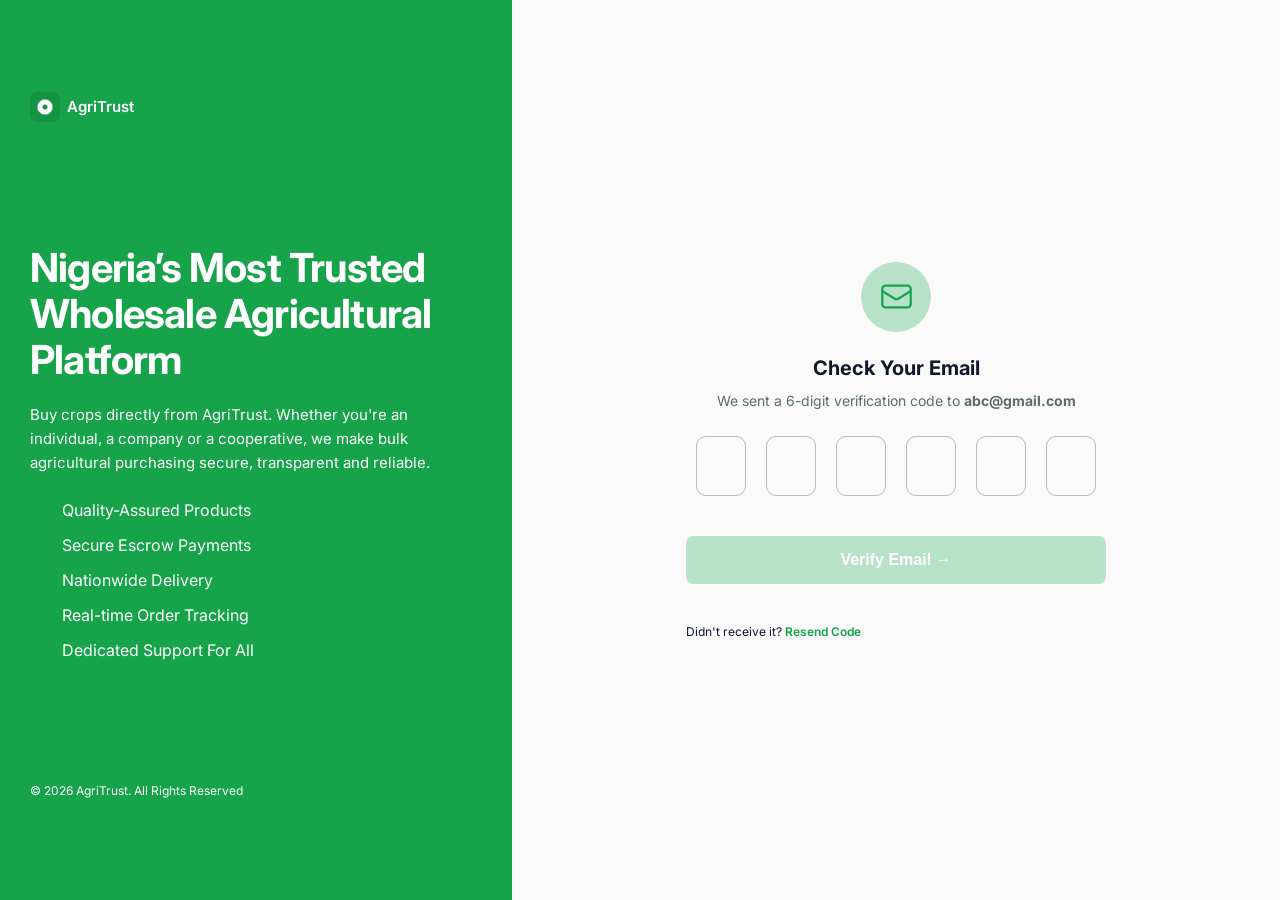
<file: verification.html>
<!doctype html>
<html lang="en">
  <head>
    <meta charset="UTF-8" />
    <meta name="viewport" content="width=device-width, initial-scale=1.0" />
    <link rel="preconnect" href="https://fonts.googleapis.com" />
    <link rel="preconnect" href="https://fonts.gstatic.com" crossorigin />
    <link
      href="https://fonts.googleapis.com/css2?family=Inter:ital,opsz,wght@0,14..32,100..900;1,14..32,100..900&display=swap"
      rel="stylesheet"
    />

    <link rel="stylesheet" href="/CSS/shared.css" />
    <link rel="stylesheet" href="/CSS/auth.css" />

    <title>AgriTrust</title>
  </head>
  <body>
    <main class="signup-container">
      <section class="left-side">
        <!-- logo -->
        <a href="/index.html" class="logo"
          ><img src="images/logo.png" alt="AgriTrust logo" />
          <span>AgriTrust</span></a
        >
        <div class="content">
          <!-- heading -->

          <h1>Nigeria’s Most Trusted Wholesale Agricultural Platform</h1>

          <!-- Description -->

          <p>
            Buy crops directly from AgriTrust. Whether you're an individual, a
            company or a cooperative, we make bulk agricultural purchasing
            secure, transparent and reliable.
          </p>

          <!-- Features -->

          <!-- 17,000+ agricultural businesses on AgriTrust -->

          <div class="features">
            <div class="feature">
              <svg
                xmlns="http://www.w3.org/2000/svg"
                fill="none"
                viewBox="0 0 24 24"
                stroke-width="1.5"
                stroke="currentColor"
                class="feature-icon icon"
              >
                <path
                  stroke-linecap="round"
                  stroke-linejoin="round"
                  d="M9 12.75 11.25 15 15 9.75M21 12c0 1.268-.63 2.39-1.593 3.068a3.745 3.745 0 0 1-1.043 3.296 3.745 3.745 0 0 1-3.296 1.043A3.745 3.745 0 0 1 12 21c-1.268 0-2.39-.63-3.068-1.593a3.746 3.746 0 0 1-3.296-1.043 3.745 3.745 0 0 1-1.043-3.296A3.745 3.745 0 0 1 3 12c0-1.268.63-2.39 1.593-3.068a3.745 3.745 0 0 1 1.043-3.296 3.746 3.746 0 0 1 3.296-1.043A3.746 3.746 0 0 1 12 3c1.268 0 2.39.63 3.068 1.593a3.746 3.746 0 0 1 3.296 1.043 3.746 3.746 0 0 1 1.043 3.296A3.745 3.745 0 0 1 21 12Z"
                />
              </svg>
              Quality-Assured Products
            </div>
            <div class="feature">
              <svg
                xmlns="http://www.w3.org/2000/svg"
                fill="none"
                viewBox="0 0 24 24"
                stroke-width="1.5"
                stroke="currentColor"
                class="feature-icon icon"
              >
                <path
                  stroke-linecap="round"
                  stroke-linejoin="round"
                  d="M9 12.75 11.25 15 15 9.75M21 12c0 1.268-.63 2.39-1.593 3.068a3.745 3.745 0 0 1-1.043 3.296 3.745 3.745 0 0 1-3.296 1.043A3.745 3.745 0 0 1 12 21c-1.268 0-2.39-.63-3.068-1.593a3.746 3.746 0 0 1-3.296-1.043 3.745 3.745 0 0 1-1.043-3.296A3.745 3.745 0 0 1 3 12c0-1.268.63-2.39 1.593-3.068a3.745 3.745 0 0 1 1.043-3.296 3.746 3.746 0 0 1 3.296-1.043A3.746 3.746 0 0 1 12 3c1.268 0 2.39.63 3.068 1.593a3.746 3.746 0 0 1 3.296 1.043 3.746 3.746 0 0 1 1.043 3.296A3.745 3.745 0 0 1 21 12Z"
                />
              </svg>
              Secure Escrow Payments
            </div>
            <div class="feature">
              <svg
                xmlns="http://www.w3.org/2000/svg"
                fill="none"
                viewBox="0 0 24 24"
                stroke-width="1.5"
                stroke="currentColor"
                class="feature-icon icon"
              >
                <path
                  stroke-linecap="round"
                  stroke-linejoin="round"
                  d="M9 12.75 11.25 15 15 9.75M21 12c0 1.268-.63 2.39-1.593 3.068a3.745 3.745 0 0 1-1.043 3.296 3.745 3.745 0 0 1-3.296 1.043A3.745 3.745 0 0 1 12 21c-1.268 0-2.39-.63-3.068-1.593a3.746 3.746 0 0 1-3.296-1.043 3.745 3.745 0 0 1-1.043-3.296A3.745 3.745 0 0 1 3 12c0-1.268.63-2.39 1.593-3.068a3.745 3.745 0 0 1 1.043-3.296 3.746 3.746 0 0 1 3.296-1.043A3.746 3.746 0 0 1 12 3c1.268 0 2.39.63 3.068 1.593a3.746 3.746 0 0 1 3.296 1.043 3.746 3.746 0 0 1 1.043 3.296A3.745 3.745 0 0 1 21 12Z"
                />
              </svg>
              Nationwide Delivery
            </div>
            <div class="feature">
              <svg
                xmlns="http://www.w3.org/2000/svg"
                fill="none"
                viewBox="0 0 24 24"
                stroke-width="1.5"
                stroke="currentColor"
                class="feature-icon icon"
              >
                <path
                  stroke-linecap="round"
                  stroke-linejoin="round"
                  d="M9 12.75 11.25 15 15 9.75M21 12c0 1.268-.63 2.39-1.593 3.068a3.745 3.745 0 0 1-1.043 3.296 3.745 3.745 0 0 1-3.296 1.043A3.745 3.745 0 0 1 12 21c-1.268 0-2.39-.63-3.068-1.593a3.746 3.746 0 0 1-3.296-1.043 3.745 3.745 0 0 1-1.043-3.296A3.745 3.745 0 0 1 3 12c0-1.268.63-2.39 1.593-3.068a3.745 3.745 0 0 1 1.043-3.296 3.746 3.746 0 0 1 3.296-1.043A3.746 3.746 0 0 1 12 3c1.268 0 2.39.63 3.068 1.593a3.746 3.746 0 0 1 3.296 1.043 3.746 3.746 0 0 1 1.043 3.296A3.745 3.745 0 0 1 21 12Z"
                />
              </svg>
              Real-time Order Tracking
            </div>
            <div class="feature">
              <svg
                xmlns="http://www.w3.org/2000/svg"
                fill="none"
                viewBox="0 0 24 24"
                stroke-width="1.5"
                stroke="currentColor"
                class="feature-icon icon"
              >
                <path
                  stroke-linecap="round"
                  stroke-linejoin="round"
                  d="M9 12.75 11.25 15 15 9.75M21 12c0 1.268-.63 2.39-1.593 3.068a3.745 3.745 0 0 1-1.043 3.296 3.745 3.745 0 0 1-3.296 1.043A3.745 3.745 0 0 1 12 21c-1.268 0-2.39-.63-3.068-1.593a3.746 3.746 0 0 1-3.296-1.043 3.745 3.745 0 0 1-1.043-3.296A3.745 3.745 0 0 1 3 12c0-1.268.63-2.39 1.593-3.068a3.745 3.745 0 0 1 1.043-3.296 3.746 3.746 0 0 1 3.296-1.043A3.746 3.746 0 0 1 12 3c1.268 0 2.39.63 3.068 1.593a3.746 3.746 0 0 1 3.296 1.043 3.746 3.746 0 0 1 1.043 3.296A3.745 3.745 0 0 1 21 12Z"
                />
              </svg>
              Dedicated Support For All
            </div>
          </div>
        </div>

        <!-- footer text -->

        <div class="footer-text">
          &copy; 2026 AgriTrust. All Rights Reserved
        </div>
      </section>

      <!-- Right Panel -->

      <section class="right-side verification-page">
        <div class="verify-card">
          <div class="icon-circle">
            <svg
              xmlns="http://www.w3.org/2000/svg"
              fill="none"
              viewBox="0 0 24 24"
              stroke-width="1.5"
              stroke="currentColor"
              class="verify-mail-icon"
            >
              <path
                stroke-linecap="round"
                stroke-linejoin="round"
                d="M21.75 6.75v10.5a2.25 2.25 0 0 1-2.25 2.25h-15a2.25 2.25 0 0 1-2.25-2.25V6.75m19.5 0A2.25 2.25 0 0 0 19.5 4.5h-15a2.25 2.25 0 0 0-2.25 2.25m19.5 0v.243a2.25 2.25 0 0 1-1.07 1.916l-7.5 4.615a2.25 2.25 0 0 1-2.36 0L3.32 8.91a2.25 2.25 0 0 1-1.07-1.916V6.75"
              />
            </svg>
          </div>

          <h1>Check Your Email</h1>

          <p class="subtitle">
            We sent a 6-digit verification code to
            <strong>abc@gmail.com</strong>
          </p>
          <form id="verification-form">
            <div class="otp-container">
              <input type="text" maxlength="1" />
              <input type="text" maxlength="1" />
              <input type="text" maxlength="1" />
              <input type="text" maxlength="1" />
              <input type="text" maxlength="1" />
              <input type="text" maxlength="1" />
            </div>

            <button
              id="verify-btn"
              type="submit"
              class="btn verify--btn"
              disabled
            >
              Verify Email &rarr;
            </button>
          </form>
          <p class="resend">
            Didn't receive it?
            <a href="#">Resend Code</a>
          </p>
        </div>
      </section>
    </main>
    <script src="/JS/auth.js"></script>
  </body>
</html>
</file>
<file: CSS/shared.css>
:root {
  --green-light: #e8f6ed;
  --green-light-hover: #dcf1e4;
  --green-light-active: #b7e2c7;

  --green: #16a34a;
  --green-hover: #149343;
  --green-active: #12823b;

  --green-dark: #117a38;
  --green-dark-hover: #0d622c;
  --green-dark-active: #0a4921;

  --green-darker: #08391a;

  --commodity-maize: var(--green);
  --commodity-rice: #2563eb;
  --amber-commodity-soy: #d97706;
  --amber-activity: #d9770695;
  --status-amber-bg: #fde68a70;
  --status-amber-activity: #fde68a25;
  --error-commodity-cassava: #dc2626;

  --status-pending-bg: #fef3c7;
  --status-pending-text: #92400e;
  --status-pending-dot: #d97706;
  --status-processing-bg: #e0f2fe;
  --status-processing-text: #0369a1;
  --status-processing-dot: #0284c7;
  --status-dispatched-bg: #d1fae5;
  --status-dispatched-text: #065f46;
  --status-dispatched-dot: #059669;
  --status-delivered-bg: var(--green-light);
  --status-delivered-text: var(--green-darker);
  --status-delivered-dot: #10b981;
  --status-cancelled-bg: #fee2e2;
  --status-cancelled-text: #991b1b;
  --notification-cancelled-text: #da2929ce;
  --status-cancelled-dot: var(--error-commodity-cassava);

  /* neutral */
  --surface-white: #ffffff;
  --surface-bg: #fafafa;
  --surface-subtle: #f8faf9;
  --surface-subtle-btn: #e5e6e5;
  --border-subtle: #08391a1a;
  --border: #08391a3f;
  --border-less-subtle: #08391a4d;
  --text-primary: #0f172a;
  --text-label: #334155;
  --text-secondary: #5a6e63;
  --text-muted: #718379;
  --btn-hover: rgba(0, 0, 0, 0.8);
  --btn-disabled: #b7e2c7;
  --box-shadow-auth: #14934326;
  --box-shadow-subtle: rgba(0, 0, 0, 0.02);
  --box-shadow-card: rgba(0, 0, 0, 0.08);
}

* {
  margin: 0;
  padding: 0;
  box-sizing: border-box;
}

html {
  font-size: 62.5%;
}

body {
  font-family: "Inter", sans-serif;
  color: var(--text-primary);
}

/* +++++++ HYPERLINKS +++++++++ */

a:link,
a:visited {
  color: var(--green);
  text-decoration: none;
  font-weight: 600;
}

a:hover,
a:active {
  color: var(--green-hover);
}

/* ++++++++ LOGO +++++++++++ */

.logo img {
  width: 100%;
  max-width: 3rem;
}

.logo-text {
  color: var(--green);
}

.logo:link,
.logo:visited {
  display: flex;
  align-items: center;
  gap: 0.7rem;
  text-decoration: none;
  color: var(--surface-white);
  font-size: 1.5rem;
  font-weight: 600;
}

.logo:hover {
  color: var(--surface-subtle);
}

/* +++++++++++++ BUTTONS ++++++++++++++ */

.continue--btn,
.signin--btn,
.signup--btn,
.verify--btn,
.password--btn {
  width: 100%;
  margin-top: 2rem;
  margin-bottom: 2rem;
}

.btn {
  padding: 1.5rem;
  border: none;
  border-radius: 0.8rem;
  background: var(--green);
  color: var(--surface-white);
  cursor: pointer;
  font-size: 1.6rem;
  font-weight: 600;
  transition:
    background-color 0.3s ease,
    transform 0.3s ease,
    box-shadow 0.3s ease;

  text-decoration: none;
}

.btn:hover {
  background-color: var(--green-hover);
  transform: translateY(-2px);
  box-shadow: 0 0 3px var(--btn-hover);
}

.btn:disabled {
  background-color: var(--btn-disabled);
  cursor: not-allowed;
  box-shadow: none;
  transform: none;
}

/* ++++++++++++ ICONS +++++++++++ */

.feature-icon {
  stroke: var(--green);
  margin-right: 1.2rem;
}

.icon {
  width: 2rem;
  height: 2rem;
}

.input-icon {
  stroke: var(--text-muted);
}

.account-type-icon {
  width: 2.4rem;
  stroke: var(--green);
}

.icon-circle {
  width: 7rem;
  height: 7rem;
  background: var(--btn-disabled);
  border-radius: 50%;
  display: flex;
  justify-content: center;
  align-items: center;
  margin: 0 auto 2.4rem;
}

.verify-mail-icon {
  width: 3.5rem;
  stroke: var(--green);
}

.search-icon,
.notification-icon,
.cart-icon {
  stroke: var(--text-primary);
  width: 2.4rem;
  height: 2.4rem;
}

/* +++++++++++++++++++++= HEADER +++++++++++++++++++++ */

.agritrust-navbar {
  width: 100%;
  padding: 1.2rem 2.4rem;
  background-color: var(--surface-white);
  border-bottom: 1px solid var(--border-subtle);
  box-shadow: 0px 8px 20px var(--box-shadow-card);
  display: flex;
  align-items: center;
  justify-content: space-between;
}

.nav-center {
  /* flex: 1; */
  max-width: 48rem;
  padding: 0.5rem;
}

.main-nav-list {
  list-style: none;
  align-items: center;
  display: flex;
  gap: 3.2rem;
}

.main-nav-link:link,
.main-nav-link:visited {
  color: var(--text-primary);
  font-size: 1.2rem;
  padding: 0.4rem;
}

.main-nav-link:active,
.main-nav-link:hover {
  color: var(--green);
}

.nav-right {
  display: flex;
  align-items: center;
  justify-content: center;
  gap: 0.4rem;

  position: relative;
}

.search-wrapper {
  border: 1px solid var(--border);
  border-radius: 0.8rem;
  padding: 0.6rem 1rem;
  width: 100%;
  max-width: 25rem;

  display: flex;
  align-items: center;
  gap: 0.8rem;
  transition:
    border-color 0.2s ease,
    box-shadow 0.2s ease;
}

.search-wrapper:focus-within {
  border-color: var(--green-hover);
  box-shadow: 0 0 3px 3px var(--box-shadow-card);
}

.search-icon {
  user-select: none;
  stroke: var(--text-muted);
}

.search-input {
  width: 100%;
  font-size: 1.4rem;
  outline: none;
  border: none;
  background-color: transparent;
}

.search-input::placeholder {
  color: var(--text-muted);
}

.avatar-wrapper {
  width: 4.5rem;
  height: 3rem;
  border-radius: 50%;
  border: none;
  background-color: var(--text-primary);
  color: var(--surface-white);
  display: flex;
  align-items: center;
  justify-content: center;
  font-size: 1.2rem;
  font-weight: 500;
  cursor: pointer;
}

.avatar-wrapper:hover {
  background-color: var(--text-secondary);
}

.notification--btn,
.cart {
  background-color: transparent;
  border: none;
  cursor: pointer;
  transition: all 0.2s ease;
  padding: 0.2rem 0.8rem;
  border-radius: 1rem;
}

.cart:hover,
.notification--btn:hover {
  background-color: #16a34a2d;
}

.cart {
  position: relative;
  margin-right: 1rem;
}

#cart-count {
  position: absolute;
  top: -0.6rem;
  right: -0.6rem;
  display: inline-flex;
  align-items: center;
  justify-content: center;
  min-width: 2rem;
  height: 2rem;
  padding: 0 0.5rem;
  border-radius: 50%;
  background-color: var(--green);
  color: var(--surface-white);
  font-size: 1.1rem;
  font-weight: 500;
  line-height: 1;
  border: none;
  box-shadow: 0 0.2rem 0.4rem rgba(0, 0, 0, 0.1);
  transition:
    transform 0.2s cubic-bezier(0.175, 0.885, 0.32, 1.275),
    background-color 0.2s ease;
}

/* Hide badge or change appearance when count is 0 */
/* #cart-count:empty,
#cart-count[data-count="0"] {
  background-color: var(--text-muted);
} */

/* ++++++++++ PAGINATION ++++++++++++++++++= */

.pagination-footer {
  display: flex;
  justify-content: space-between;
  align-items: center;
  padding: 1.6rem 2rem;
  background-color: var(--surface-white);
  border-top: 1px solid var(--border-subtle);
  font-size: 1.3rem;
  color: var(--text-secondary);
}

.pagination-controls {
  display: flex;
  align-items: center;
  gap: 1rem;
}

.btn-page {
  padding: 0.6rem 1.2rem;
  background-color: var(--surface-white);
  border: 1px solid var(--border);
  border-radius: 0.8rem;
  font-size: 1.2rem;
  font-weight: 500;
  color: var(--text-primary);
  cursor: pointer;
  transition: background-color 0.15s ease;
}

.btn-page:disabled {
  opacity: 0.5;
  cursor: not-allowed;
}

.btn-page:not(:disabled):hover {
  background-color: var(--surface-subtle);
  color: var(--green);
}

.page-number.active {
  background-color: var(--green-dark);
  color: var(--surface-white);
  border-color: var(--green-dark);
}

.page-ellipsis {
  padding: 0 4px;
  color: var(--text-tertiary);
}

.footer-text {
  font-size: 1.2rem;
  margin-bottom: 1rem;
}

/* ++++++++ FOOTER ++++++++++++ */

/* +++++++++++++++ SITE FOOTER +++++++++++++++ */

.site-footer {
  background-color: var(--surface-white);
  border-top: 1px solid var(--border-subtle);
}

.footer-container {
  max-width: 124rem;
  width: 100%;
  margin: 0 auto;
  padding: 4.5rem 3rem 2rem;
}

.footer-main {
  display: flex;
  justify-content: space-between;
  gap: 6rem;
  padding-bottom: 3.5rem;
}

.footer-brand {
  max-width: 28rem;
}

.footer-logo {
  display: inline-flex;
  align-items: center;
  gap: 0.7rem;
  margin-bottom: 1.4rem;
}

.footer-logo img {
  width: 3rem;
  height: 3rem;
  object-fit: contain;
}

.footer-logo .logo-text {
  font-size: 1.6rem;
  font-weight: 700;
}

.footer-brand p {
  color: var(--text-secondary);
  font-size: 1.3rem;
  line-height: 1.6;
}

.footer-links {
  display: flex;
  gap: 7rem;
}

.footer-column {
  display: flex;
  flex-direction: column;
  gap: 1rem;
  min-width: 12rem;
}

.footer-column h3 {
  margin-bottom: 0.5rem;

  color: var(--text-primary);
  font-size: 1.3rem;
  font-weight: 700;
}

.footer-column a {
  color: var(--text-secondary);
  font-size: 1.2rem;
  font-weight: 500;

  transition: color 0.2s ease;
}

.footer-column a:hover {
  color: var(--green);
}

.footer-bottom {
  display: flex;
  align-items: center;
  justify-content: space-between;

  padding-top: 2rem;
  border-top: 1px solid var(--border-subtle);
}

.footer-bottom p {
  color: var(--text-muted);
  font-size: 1.1rem;
}

.footer-bottom-links {
  display: flex;
  gap: 2rem;
}

.footer-bottom-links a {
  color: var(--text-muted);
  font-size: 1.1rem;
  font-weight: 500;
}

.footer-bottom-links a:hover {
  color: var(--green);
}
</file>
<file: CSS/auth.css>
.signup-container {
  display: grid;
  grid-template-columns: 1fr 1.5fr;
  height: 100vh;
  overflow: hidden;
}

/* ++++++++++++++++++++++ LEFT PANEL ++++++++++++++++++++++++ */

.left-side {
  flex: 1;
  /* gap: 2rem; */
  background-color: var(--green);
  color: var(--surface-white);

  display: flex;
  flex-direction: column;
  justify-content: space-around;
  padding: 3rem;
  height: 100%;
}

.content h1 {
  font-size: clamp(2.8rem, 4vw, 4rem);
  line-height: 1.15;
  font-weight: 700;
  letter-spacing: -0.02em;
  margin-bottom: 2rem;
}

.content p {
  font-size: 1.5rem;
  line-height: 1.6;
  margin-bottom: 2.5rem;
}

.features {
  display: flex;
  flex-direction: column;
  gap: 1.5rem;
}

.feature {
  font-size: 1.6rem;
  display: flex;
  align-items: center;
}

/* +++++++++++++ RIGHT PANEL ++++++++++++++++++++++ */

.right-side {
  background-color: var(--surface-bg);
  flex: 1;
  display: flex;
  flex-direction: column;
  padding: 3.5rem 5rem;
  height: 100%;
  overflow: scroll;
}

.error-message {
  color: var(--error-commodity-cassava);
  font-size: 1.6rem;
  margin-bottom: 1.5rem;
  text-align: center;
  min-height: 1.6rem;
}

.right-side h1 {
  font-size: 3rem;
  margin-bottom: 1rem;
  color: var(--text-primary);
}

.subtitle {
  margin-bottom: 2.5rem;
  color: var(--text-secondary);
  font-size: 1.4rem;
  line-height: 1.5;
}

.right-side h1,
.subtitle {
  align-self: center;
}

/* ++++++++++++++ INDIVIDUAL AND COMPANY FORMS +++++++++++++++++*/

.register-company-page,
.register-individual-page {
  align-items: center;
  padding: 8rem;
}

.signin {
  font-size: 1.4rem;
  text-align: center;
  margin-top: 1.8rem;
}

/* ++++++++++++++ INDIVIDUAL AND COMPANY FORMS +++++++++++++++++*/

.form {
  width: 100%;
  max-width: 60rem;
  margin: 0 auto;
}

.name-row {
  display: grid;
  grid-template-columns: 1fr 1fr;
  column-gap: 1rem;
}

.form-group {
  display: flex;
  flex-direction: column;
  margin-bottom: 2rem;
}

.form-group label {
  display: block;
  margin-bottom: 0.8rem;
  font-size: 1.2rem;
  font-weight: 600;
  color: var(--text-label);
}

.input-box {
  display: flex;
  align-items: center;
  gap: 0.8rem;

  width: 100%;
  height: 5rem;
  padding: 1rem;
  border: 1px solid var(--border-subtle);
  border-radius: 0.8rem;
  background-color: var(--surface-white);
}

.input-box:focus-within {
  border-color: var(--green);
  box-shadow: 0 8px 20px var(--border-subtle);
}

.input-box input {
  width: 100%;
  padding: 1rem;
  border: none;
  font-size: 1.6rem;
  outline: none;
  background: transparent;
}

.terms {
  font-size: 1.4rem;
  text-align: left;
  margin-top: 1.8rem;
}

/* +++++++++++++ SIGN IN PAGE ++++++++++++++*/
.signin-page {
  align-items: center;
  justify-content: center;
  padding: 8rem;
}

.forget-password {
  width: 100%;
  max-width: 60rem;
  align-self: center;
}

.forget-password-text {
  font-size: 1.2rem;
  padding: 0.6rem 0;
}

/* +++++++++++++ ACCOUNT TYPE SELECTION PAGE ++++++++++++++*/

.account-type-page {
  padding: 8rem;
  color: var(--text-primary);
}

.account-type-page h1 {
  font-size: clamp(3rem, 4vw, 3.5rem);
  margin-bottom: 1rem;
  color: #1e293b;
}

.account-type-card {
  display: block;
  padding: 2rem;
  margin-bottom: 2rem;
  border: 1px solid var(--border-subtle);
  border-radius: 1.2rem;
  cursor: pointer;
  transition:
    border-color 0.3s ease,
    box-shadow 0.3s ease;
}

.account-type-card:hover {
  border-color: var(--green);
  box-shadow: 0 8px 20px var(--border-subtle);
  transform: translateY(-3px);
}

.account-type-card.selected {
  border: 2px solid var(--green);
  background-color: var(--green-light);
}

.account {
  display: flex;
  gap: 2rem;
  align-items: center;
}

.account > div {
  flex: 1;
}

.account input[type="radio"] {
  margin-left: auto;
}

.account h3 {
  margin-bottom: 0.5rem;
  font-size: 1.8rem;
}

.account p {
  color: var(--text-secondary);
  font-size: 1.4rem;
  line-height: 1.5;
}

/* ++++++++++++++++ VERIFICATION OTP PAGE +++++++++++++++++*/

.verification-page {
  justify-content: center;
  align-items: center;
  padding: 8rem;
}

.verify-card {
  width: 100%;
  max-width: 42rem;
  text-align: center;
}

.verify-card h1 {
  margin-bottom: 1rem;
  font-size: 2rem;
}

/* .verify-card p {
  color: #7f7f7f;
  margin-bottom: 2.8rem;
  font-size: 1.5rem;
  line-height: 1.5; 
}*/

.otp-container {
  display: flex;
  justify-content: center;
  gap: 2rem;
  margin-bottom: 2rem;
}

.otp-container input {
  width: 5rem;
  height: 6rem;
  border: 1px solid var(--border-less-subtle);
  border-radius: 1rem;
  text-align: center;
  background: transparent;
  font-size: 2.4rem;
  outline: none;
  transition:
    border-color 0.3s ease,
    box-shadow 0.3s ease;
}

.otp-container input:focus {
  border-color: var(--green-hover);
  box-shadow: 0 8px 20px var(--box-shadow-auth);
}

.resend {
  margin-top: 2rem;
  font-size: 1.2rem;
  text-align: left;
}

/* +++++++++++++++FORGOT PASSWORD PAGE ++++++++++++++++++++++++ */

.forgot-password-page {
  display: flex;
  justify-content: center;
  align-items: center;
  padding: 8rem;
}

.back-signin {
  align-self: center;
  font-size: 1.4rem;
  font-weight: 500;
}

.success-message {
  color: var(--green);
  font-size: 1.6rem;
  text-align: center;
  margin-top: 0.5rem;
  margin-bottom: 1.5rem;
  min-height: 2rem;
}

/* +++++++++++++++ TABLET (768px and below) +++++++++++++++++ */

@media (max-width: 768px) {
  .signup-container {
    grid-template-columns: 1fr;
  }

  .left-side {
    display: none;
  }

  .right-side {
    padding: 4rem 2.5rem;
    width: 100%;
  }

  .name-row {
    grid-template-columns: 1fr;
    gap: 2rem;
  }

  .form {
    max-width: 100%;
  }

  .account-type-page,
  .verification-page,
  .forgot-password-page,
  .signin-page {
    padding: 4rem;
  }
}
/* ++++++++++++++++ MOBILE (480px and below) +++++++++++++++++ */

@media (max-width: 480px) {
  .left-side,
  .right-side,
  .account-type-page,
  .verification-page,
  .forgot-password-page,
  .signin-page,
  .register-company-page,
  .register-individual-page {
    padding: 2.5rem;
  }

  .content h1 {
    line-height: 1.3;
  }

  .content p {
    font-size: 1.5rem;
    margin-bottom: 3rem;
  }

  .feature {
    font-size: 1.4rem;
  }

  .right-side h1 {
    font-size: 2.5rem;
  }

  .subtitle {
    margin-bottom: 3rem;
  }

  .otp-container {
    gap: 1rem;
  }

  .otp-container input {
    width: 4.5rem;
    height: 5.5rem;
    font-size: 2rem;
  }
}
</file>
<file: styles.css>
* {
  margin: 0;
  padding: 0;
  box-sizing: border-box;
}

html {
  font-size: 62.5%;
}

body {
  font-family: "Inter", sans-serif;
}

.signup-container {
  /* display: flex; */
  display: grid;
  grid-template-columns: 1fr 1fr;
  min-height: 100vh;
}

/* LEFT PANEL */

.left-side {
  flex: 1;
  background-color: #16a34a;
  color: #fff;

  display: flex;
  flex-direction: column;
  justify-content: space-between;
  padding: 6rem;
}
.logo {
  font-weight: 600;
  font-size: 2rem;
}

.content h1 {
  font-size: 4.8rem;
  line-height: 1.2;
  margin-bottom: 2rem;
}

.content p {
  font-size: 1.8rem;
  line-height: 1.6;
  margin-bottom: 5rem;
}

.features {
  display: flex;
  flex-direction: column;
  gap: 2rem;
}

.feature {
  font-size: 1.6rem;
  display: flex;
  /* align-items: center; */
}

.feature-icon {
  color: #0a8e3a;
  margin-right: 1.2rem;
  width: 2rem;
}

.footer-text {
  font-size: 1.2rem;
}

/* RIGHT PANEL */

.right-side {
  background-color: #f6f9f2;
  flex: 1;
  display: flex;
  justify-content: center;
  align-items: center;
  flex-direction: column;
}

/* FORMS */

#signup-form {
  width: 100%;
  max-width: 50rem;
  margin: 0 auto;
}

.right-side h1 {
  font-size: 3rem;
  margin-bottom: 1rem;
  color: #1e293b;
}

.subtitle {
  margin-bottom: 4rem;
  color: #64748b;
  font-size: 1.4rem;
  line-height: 1.5;
}

.icon {
  stroke: #7f7f7f;
  width: 2rem;
  height: 2rem;
}

.name-row {
  display: grid;
  grid-template-columns: 1fr 1fr;
  column-gap: 1rem;
}

.form-group {
  display: flex;
  flex-direction: column;
  margin-bottom: 2rem;
}

.form-group label {
  display: block;
  margin-bottom: 0.8rem;
  font-size: 1.2rem;
  font-weight: 600;
  color: #334155;
}

.input-box {
  display: flex;
  align-items: center;
  gap: 0.2rem;

  width: 100%;
  height: 5rem;
  padding: 1rem;
  border: 1px solid #d1d5db;
  border-radius: 0.8rem;
  background-color: #fff;
}

.input-box i {
  color: #7f7f7f;
  font-size: 2rem;
}

.input-box:focus-within {
  border-color: #149343;
  box-shadow: 0 0 0 3px rgba(20, 147, 67, 0.15);
}

input {
  width: 100%;
  padding: 1rem;
  border: none;
  font-size: 1.6rem;
  outline: none;
  background: transparent;
}

.terms {
  font-size: 1.4rem;
  text-align: left;
  margin-top: 1.8rem;
}

.btn {
  width: 100%;
  padding: 1.5rem;
  border: none;
  border-radius: 0.8rem;
  background: #16a34a;
  color: #fff;
  cursor: pointer;
  font-size: 1.6rem;
  font-weight: 600;
  margin-top: 2rem;
  transition: 0.3s ease;
}

.btn:hover {
  background-color: #149343;
  transform: translateY(-2px);
  box-shadow: 0 0 3px rgba(0, 0, 0, 0.8);
}

.btn--icon {
  width: 2rem;
  stroke: #fff;
}

.signin {
  font-size: 1.4rem;
  text-align: center;
  margin-top: 1.8rem;
}

a:link,
a:visited {
  color: #16a34a;
  text-decoration: none;
  font-weight: 600;
}

a:hover,
a:active {
  text-decoration: underline;
}

/* ACCOUNT TYPE SELECTION PAGE*/

.account-type-page {
  padding: 8rem;
  color: #1e293b;
}

.account-type-page h1 {
  font-size: 4rem;
  margin-bottom: 1rem;
  color: #1e293b;
}

.account-type-card {
  display: flex;
  flex-direction: column;
  justify-content: space-between;
  align-items: center;
  padding: 2rem;
  margin-bottom: 2rem;
  border: 1px solid #ddd;
  border-radius: 1.2rem;
  cursor: pointer;
  transition: 0.3s;
}

.account-type-card:hover {
  border-color: #16a34a;
  box-shadow: 0 0 10px rgba(0, 0, 0, 0.8);
}

.account {
  display: grid;
  grid-template-columns: auto 1fr auto;
  gap: 2rem;
  align-items: center;
}

.account-type--icon {
  width: 2.4rem;
  stroke: #16a34a;
}

.account h3 {
  margin-bottom: 0.5rem;
  font-size: 1.8rem;
}

.account p {
  color: #777;
  font-size: 1.4rem;
  line-height: 1.5;
  max-width: 33rem;
}

/* VERIFICATION OTP PAGE*/

.verification-page {
  display: flex;
  justify-content: center;
  align-items: center;
  padding: 8rem;
}

.verify-card {
  width: 100%;
  max-width: 42rem;
  text-align: center;
}

.icon-circle {
  width: 7rem;
  height: 7rem;
  background: #b7e2c7;
  border-radius: 50%;
  display: flex;
  justify-content: center;
  align-items: center;
  margin: 0 auto 2.4rem;
}

.verify--mail--icon {
  width: 3.5rem;
  stroke: #16a34a;
}

.verify-card h1 {
  margin-bottom: 1rem;
  font-size: 2rem;
}

/* .verify-card p {
  color: #7f7f7f;
  margin-bottom: 2.8rem;
  font-size: 1.5rem;
  line-height: 1.5; 
}*/

.otp-container {
  display: flex;
  justify-content: space-between;
  gap: 2rem;
  margin-bottom: 2rem;
}

.otp-container input {
  width: 5rem;
  height: 6rem;
  border: 1px solid #777;
  border-radius: 1rem;
  text-align: center;
  font-size: 2.4rem;
  outline: none;
  transition: 0.3s;
}

.otp-container input:focus {
  border-color: #149343;
  box-shadow: 0 0 0 3px rgba(20, 147, 67, 0.15);
}

.resend {
  margin-top: 2rem;
  font-size: 1.2rem;
  text-align: left;
}
</file>
